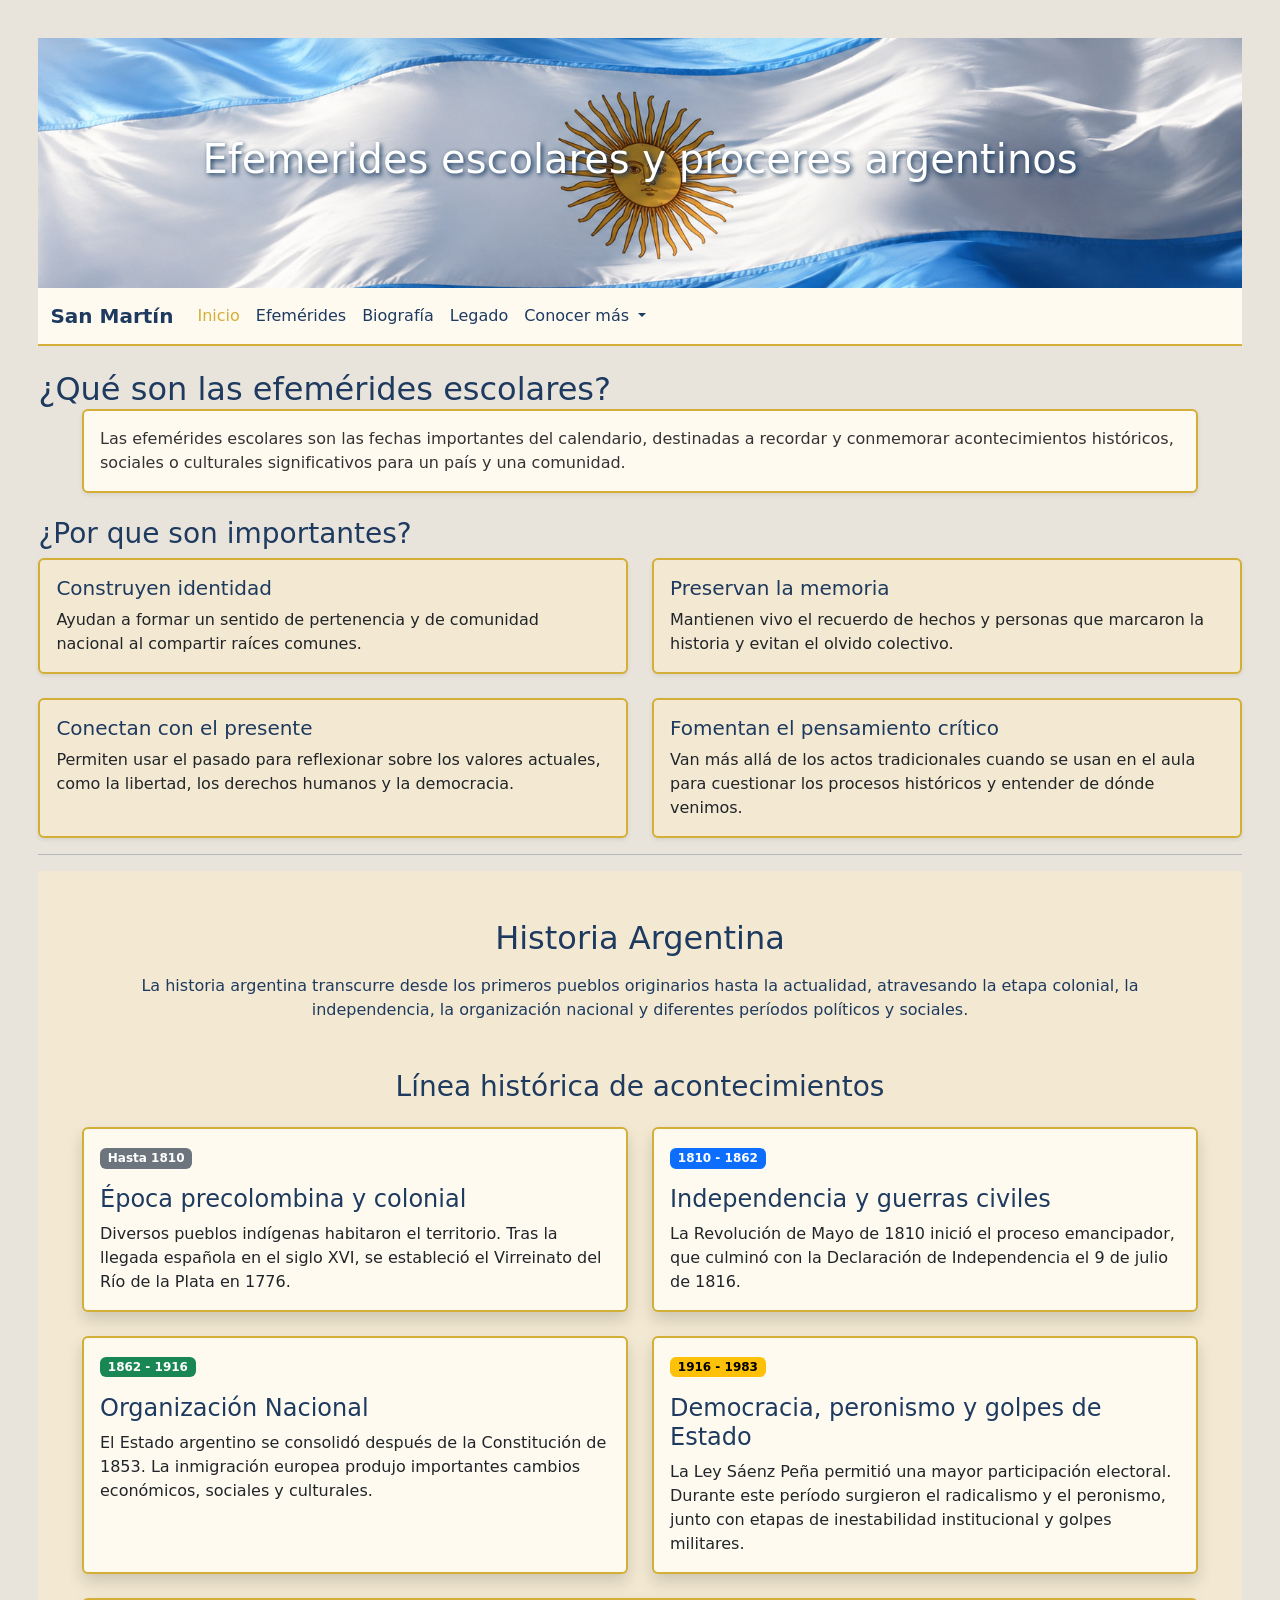
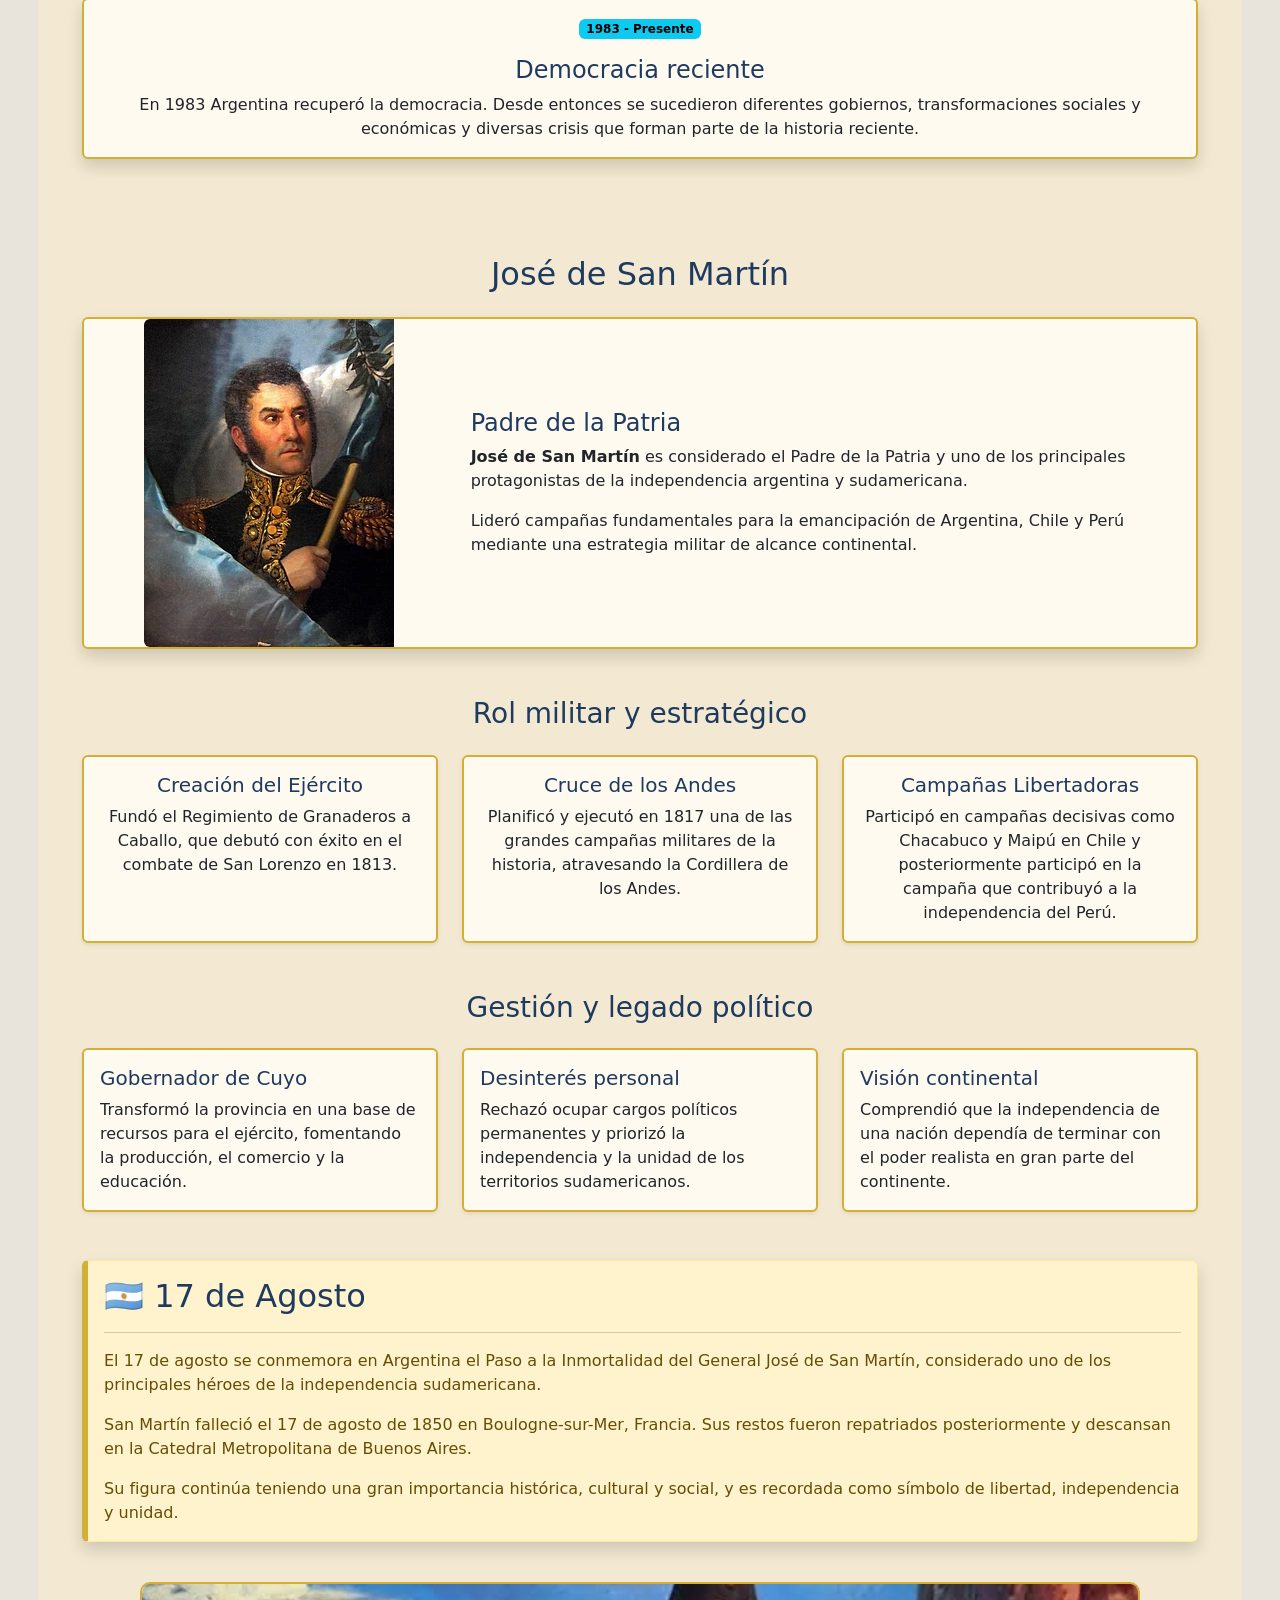
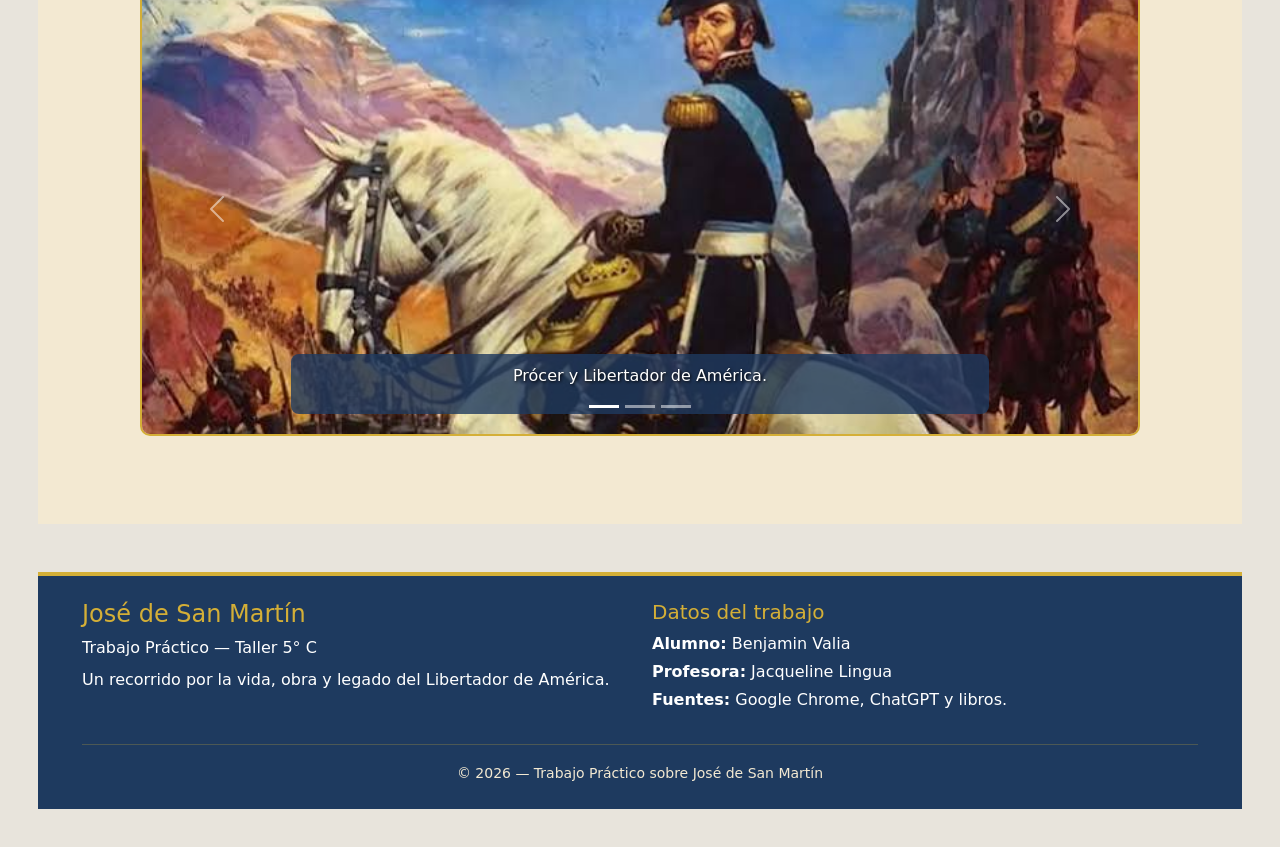
<file: index.html>
<!DOCTYPE html>
<html lang="es">
<head>
        <meta charset="UTF-8">
        <meta name="viewport" content="width=device-width, initial-scale=1.0">
        <title>Inicio</title>
        <link href="https://cdn.jsdelivr.net/npm/bootstrap@5.3.8/dist/css/bootstrap.min.css" rel="stylesheet" integrity="sha384-sRIl4kxILFvY47J16cr9ZwB07vP4J8+LH7qKQnuqkuIAvNWLzeN8tE5YBujZqJLB" crossorigin="anonymous">
        <script src="https://cdn.jsdelivr.net/npm/bootstrap@5.3.8/dist/js/bootstrap.bundle.min.js" integrity="sha384-FKyoEForCGlyvwx9Hj09JcYn3nv7wiPVlz7YYwJrWVcXK/BmnVDxM+D2scQbITxI" crossorigin="anonymous"></script>
        <link rel="stylesheet" href="index.css">
</head>
<body>
        <header class="index">
            <h1 class="titulo1">Efemerides escolares y proceres argentinos</h1>
        </header>
<nav class="navbar navbar-expand-lg">
    <div class="container-fluid">

        <a class="navbar-brand" href="index.html">San Martín</a>

        <button class="navbar-toggler" type="button"
            data-bs-toggle="collapse"
            data-bs-target="#navbarSupportedContent"
            aria-controls="navbarSupportedContent"
            aria-expanded="false"
            aria-label="Abrir navegación">

            <span class="navbar-toggler-icon"></span>

        </button>

        <div class="collapse navbar-collapse" id="navbarSupportedContent">

            <ul class="navbar-nav me-auto mb-2 mb-lg-0">

                <li class="nav-item">
                    <a class="nav-link active" href="index.html">Inicio</a>
                </li>

                <li class="nav-item">
                    <a class="nav-link" href="efemerides.html">Efemérides</a>
                </li>

                <li class="nav-item">
                    <a class="nav-link" href="vida.html">Biografía</a>
                </li>

                <li class="nav-item">
                    <a class="nav-link" href="legado.html">Legado</a>
                </li>

                <li class="nav-item dropdown">

                    <a class="nav-link dropdown-toggle"
                        href="#"
                        role="button"
                        data-bs-toggle="dropdown"
                        aria-expanded="false">

                        Conocer más

                    </a>

                    <ul class="dropdown-menu">

                        <li>
                            <a class="dropdown-item" href="datos.html">
                                Curiosidades
                            </a>
                        </li>

                        <li>
                            <a class="dropdown-item" href="frases.html">
                                Frases célebres
                            </a>
                        </li>

                    </ul>

                </li>

            </ul>

        </div>
    </div>
</nav>

<main>

<section class="efemerides py-4">
    
    <h2 class="card-title">¿Qué son las efemérides escolares?</h2>

    <div class="container">

        <div class="card shadow-sm">
            <div class="card-body">

                <p class="card-text">
                    Las efemérides escolares son las fechas importantes del calendario,
                    destinadas a recordar y conmemorar acontecimientos históricos,
                    sociales o culturales significativos para un país y una comunidad.
                </p>

            </div>
        </div>

    </div>

</section>

<h3>¿Por que son importantes?</h3>

<div class="row g-4">

    <div class="col-md-6">
        <div class="card h-100 shadow-sm">
            <div class="card-body">
                <h5 class="card-title">Construyen identidad</h5>
                <p class="card-text">
                    Ayudan a formar un sentido de pertenencia y de comunidad nacional
                    al compartir raíces comunes.
                </p>
            </div>
        </div>
    </div>

    <div class="col-md-6">
        <div class="card h-100 shadow-sm">
            <div class="card-body">
                <h5 class="card-title">Preservan la memoria</h5>
                <p class="card-text">
                    Mantienen vivo el recuerdo de hechos y personas que marcaron la
                    historia y evitan el olvido colectivo.
                </p>
            </div>
        </div>
    </div>

    <div class="col-md-6">
        <div class="card h-100 shadow-sm">
            <div class="card-body">
                <h5 class="card-title">Conectan con el presente</h5>
                <p class="card-text">
                    Permiten usar el pasado para reflexionar sobre los valores actuales,
                    como la libertad, los derechos humanos y la democracia.
                </p>
            </div>
        </div>
    </div>

    <div class="col-md-6">
        <div class="card h-100 shadow-sm">
            <div class="card-body">
                <h5 class="card-title">Fomentan el pensamiento crítico</h5>
                <p class="card-text">
                    Van más allá de los actos tradicionales cuando se usan en el aula
                    para cuestionar los procesos históricos y entender de dónde venimos.
                </p>
            </div>
        </div>
    </div>

</div>

<hr>

<section class="historia py-5">

    <div class="container">

        <h2 class="text-center mb-3">Historia Argentina</h2>

        <p class="text-center mb-5">
            La historia argentina transcurre desde los primeros pueblos originarios
            hasta la actualidad, atravesando la etapa colonial, la independencia,
            la organización nacional y diferentes períodos políticos y sociales.
        </p>

        <h3 class="text-center mb-4">
            Línea histórica de acontecimientos
        </h3>

        <div class="row g-4">

            <div class="col-md-6">
                <div class="card h-100 shadow">
                    <div class="card-body">
                        <span class="badge text-bg-secondary">Hasta 1810</span>

                        <h4 class="card-title mt-3">
                            Época precolombina y colonial
                        </h4>

                        <p class="card-text">
                            Diversos pueblos indígenas habitaron el territorio.
                            Tras la llegada española en el siglo XVI, se estableció
                            el Virreinato del Río de la Plata en 1776.
                        </p>
                    </div>
                </div>
            </div>

            <div class="col-md-6">
                <div class="card h-100 shadow">
                    <div class="card-body">
                        <span class="badge text-bg-primary">1810 - 1862</span>

                        <h4 class="card-title mt-3">
                            Independencia y guerras civiles
                        </h4>

                        <p class="card-text">
                            La Revolución de Mayo de 1810 inició el proceso
                            emancipador, que culminó con la Declaración de
                            Independencia el 9 de julio de 1816.
                        </p>
                    </div>
                </div>
            </div>

            <div class="col-md-6">
                <div class="card h-100 shadow">
                    <div class="card-body">
                        <span class="badge text-bg-success">1862 - 1916</span>

                        <h4 class="card-title mt-3">
                            Organización Nacional
                        </h4>

                        <p class="card-text">
                            El Estado argentino se consolidó después de la
                            Constitución de 1853. La inmigración europea produjo
                            importantes cambios económicos, sociales y culturales.
                        </p>
                    </div>
                </div>
            </div>

            <div class="col-md-6">
                <div class="card h-100 shadow">
                    <div class="card-body">
                        <span class="badge text-bg-warning">1916 - 1983</span>

                        <h4 class="card-title mt-3">
                            Democracia, peronismo y golpes de Estado
                        </h4>

                        <p class="card-text">
                            La Ley Sáenz Peña permitió una mayor participación
                            electoral. Durante este período surgieron el
                            radicalismo y el peronismo, junto con etapas de
                            inestabilidad institucional y golpes militares.
                        </p>
                    </div>
                </div>
            </div>

            <div class="col-12">
                <div class="card shadow">
                    <div class="card-body text-center">
                        <span class="badge text-bg-info">1983 - Presente</span>

                        <h4 class="card-title mt-3">
                            Democracia reciente
                        </h4>

                        <p class="card-text">
                            En 1983 Argentina recuperó la democracia. Desde
                            entonces se sucedieron diferentes gobiernos,
                            transformaciones sociales y económicas y diversas
                            crisis que forman parte de la historia reciente.
                        </p>
                    </div>
                </div>
            </div>

        </div>

    </div>
</section>
<section class="procer py-5">

    <div class="container">

        <h2 class="text-center mb-4">José de San Martín</h2>

        <div class="card shadow mb-5">
            <div class="row g-0 align-items-center">

                <div class="col-md-4 text-center">
                    <img src="imagenes/san martin.webp"
                         class="img-fluid rounded-start"
                         alt="José de San Martín">
                </div>

                <div class="col-md-8">
                    <div class="card-body">

                        <h4 class="card-title">
                            Padre de la Patria
                        </h4>

                        <p class="card-text">
                            <strong>José de San Martín</strong> es considerado
                            el Padre de la Patria y uno de los principales
                            protagonistas de la independencia argentina y
                            sudamericana.
                        </p>

                        <p class="card-text">
                            Lideró campañas fundamentales para la emancipación
                            de Argentina, Chile y Perú mediante una estrategia
                            militar de alcance continental.
                        </p>

                    </div>
                </div>

            </div>
        </div>
        <h3 class="text-center mb-4">Rol militar y estratégico</h3>

<div class="row g-4 mb-5">

    <div class="col-md-4">
        <div class="card h-100 shadow-sm">
            <div class="card-body text-center">

                <h5 class="card-title">
                    Creación del Ejército
                </h5>

                <p class="card-text">
                    Fundó el Regimiento de Granaderos a Caballo,
                    que debutó con éxito en el combate de San Lorenzo
                    en 1813.
                </p>

            </div>
        </div>
    </div>

    <div class="col-md-4">
        <div class="card h-100 shadow-sm">
            <div class="card-body text-center">

                <h5 class="card-title">
                    Cruce de los Andes
                </h5>

                <p class="card-text">
                    Planificó y ejecutó en 1817 una de las grandes
                    campañas militares de la historia, atravesando
                    la Cordillera de los Andes.
                </p>

            </div>
        </div>
    </div>

    <div class="col-md-4">
        <div class="card h-100 shadow-sm">
            <div class="card-body text-center">

                <h5 class="card-title">
                    Campañas Libertadoras
                </h5>

                <p class="card-text">
                    Participó en campañas decisivas como Chacabuco
                    y Maipú en Chile y posteriormente participó en
                    la campaña que contribuyó a la independencia del Perú.
                </p>

            </div>
        </div>
    </div>

</div>

<h3 class="text-center mb-4">Gestión y legado político</h3>

<div class="row g-4 mb-5">

    <div class="col-md-4">
        <div class="card h-100 shadow-sm">
            <div class="card-body">

                <h5 class="card-title">
                    Gobernador de Cuyo
                </h5>

                <p class="card-text">
                    Transformó la provincia en una base de recursos
                    para el ejército, fomentando la producción,
                    el comercio y la educación.
                </p>

            </div>
        </div>
    </div>

    <div class="col-md-4">
        <div class="card h-100 shadow-sm">
            <div class="card-body">

                <h5 class="card-title">
                    Desinterés personal
                </h5>

                <p class="card-text">
                    Rechazó ocupar cargos políticos permanentes y
                    priorizó la independencia y la unidad de los
                    territorios sudamericanos.
                </p>

            </div>
        </div>
    </div>

    <div class="col-md-4">
        <div class="card h-100 shadow-sm">
            <div class="card-body">

                <h5 class="card-title">
                    Visión continental
                </h5>

                <p class="card-text">
                    Comprendió que la independencia de una nación
                    dependía de terminar con el poder realista
                    en gran parte del continente.
                </p>

            </div>
        </div>
    </div>

</div>

<div class="alert alert-warning shadow" role="alert">

    <h2 class="alert-heading">
        🇦🇷 17 de Agosto
    </h2>

    <hr>

    <p>
        El 17 de agosto se conmemora en Argentina el Paso a la
        Inmortalidad del General José de San Martín, considerado
        uno de los principales héroes de la independencia
        sudamericana.
    </p>

    <p>
        San Martín falleció el 17 de agosto de 1850 en
        Boulogne-sur-Mer, Francia. Sus restos fueron repatriados
        posteriormente y descansan en la Catedral Metropolitana
        de Buenos Aires.
    </p>

    <p class="mb-0">
        Su figura continúa teniendo una gran importancia histórica,
        cultural y social, y es recordada como símbolo de libertad,
        independencia y unidad.
    </p>

</div>
<div id="carouselSanMartin" class="carousel slide carousel-fade" data-bs-ride="carousel">

    <div class="carousel-indicators">

        <button type="button" data-bs-target="#carouselSanMartin" data-bs-slide-to="0"
            class="active" aria-current="true" aria-label="Imagen 1"></button>

        <button type="button" data-bs-target="#carouselSanMartin" data-bs-slide-to="1"
            aria-label="Imagen 2"></button>

        <button type="button" data-bs-target="#carouselSanMartin" data-bs-slide-to="2"
            aria-label="Imagen 3"></button>

    </div>

    <div class="carousel-inner">

        <div class="carousel-item active">
            <img src="imagenes/sanmarto.jpg" class="d-block w-100" alt="José de San Martín">
            <div class="carousel-caption">
                <p>Prócer y Libertador de América.</p>
            </div>
        </div>

        <div class="carousel-item">
            <img src="imagenes/cruce2.jpg" class="d-block w-100" alt="Cruce de los Andes">
            <div class="carousel-caption">
                <p>Una de las grandes hazañas militares de San Martín.</p>
            </div>
        </div>

        <div class="carousel-item">
            <img src="imagenes/legadosanartin.jpg" class="d-block w-100" alt="Monumento a San Martín">
            <div class="carousel-caption">
                <p>Su figura continúa presente en monumentos y homenajes.</p>
            </div>
        </div>

    </div>

    <button class="carousel-control-prev" type="button"
        data-bs-target="#carouselSanMartin" data-bs-slide="prev">

        <span class="carousel-control-prev-icon"></span>
        <span class="visually-hidden">Anterior</span>

    </button>

    <button class="carousel-control-next" type="button"
        data-bs-target="#carouselSanMartin" data-bs-slide="next">

        <span class="carousel-control-next-icon"></span>
        <span class="visually-hidden">Siguiente</span>

    </button>

</div>

</main>

<footer class="footer mt-5">

    <div class="container py-4">

        <div class="row text-center text-md-start">

            <div class="col-md-6 mb-3">
                <h4>José de San Martín</h4>
                <p>
                    Trabajo Práctico — Taller 5° C
                </p>
                <p class="mb-0">
                    Un recorrido por la vida, obra y legado
                    del Libertador de América.
                </p>
            </div>

            <div class="col-md-6 mb-3">
                <h5>Datos del trabajo</h5>
                <p class="mb-1">
                    <strong>Alumno:</strong> Benjamin Valia
                </p>
                <p class="mb-1">
                    <strong>Profesora:</strong> Jacqueline Lingua
                </p>
                <p class="mb-0">
                    <strong>Fuentes:</strong> Google Chrome, ChatGPT y libros.
                </p>
            </div>

        </div>

        <hr>

        <div class="text-center">
            <small>
                © 2026 — Trabajo Práctico sobre José de San Martín
            </small>
        </div>

    </div>

</footer>

</body>
</html>
</file>
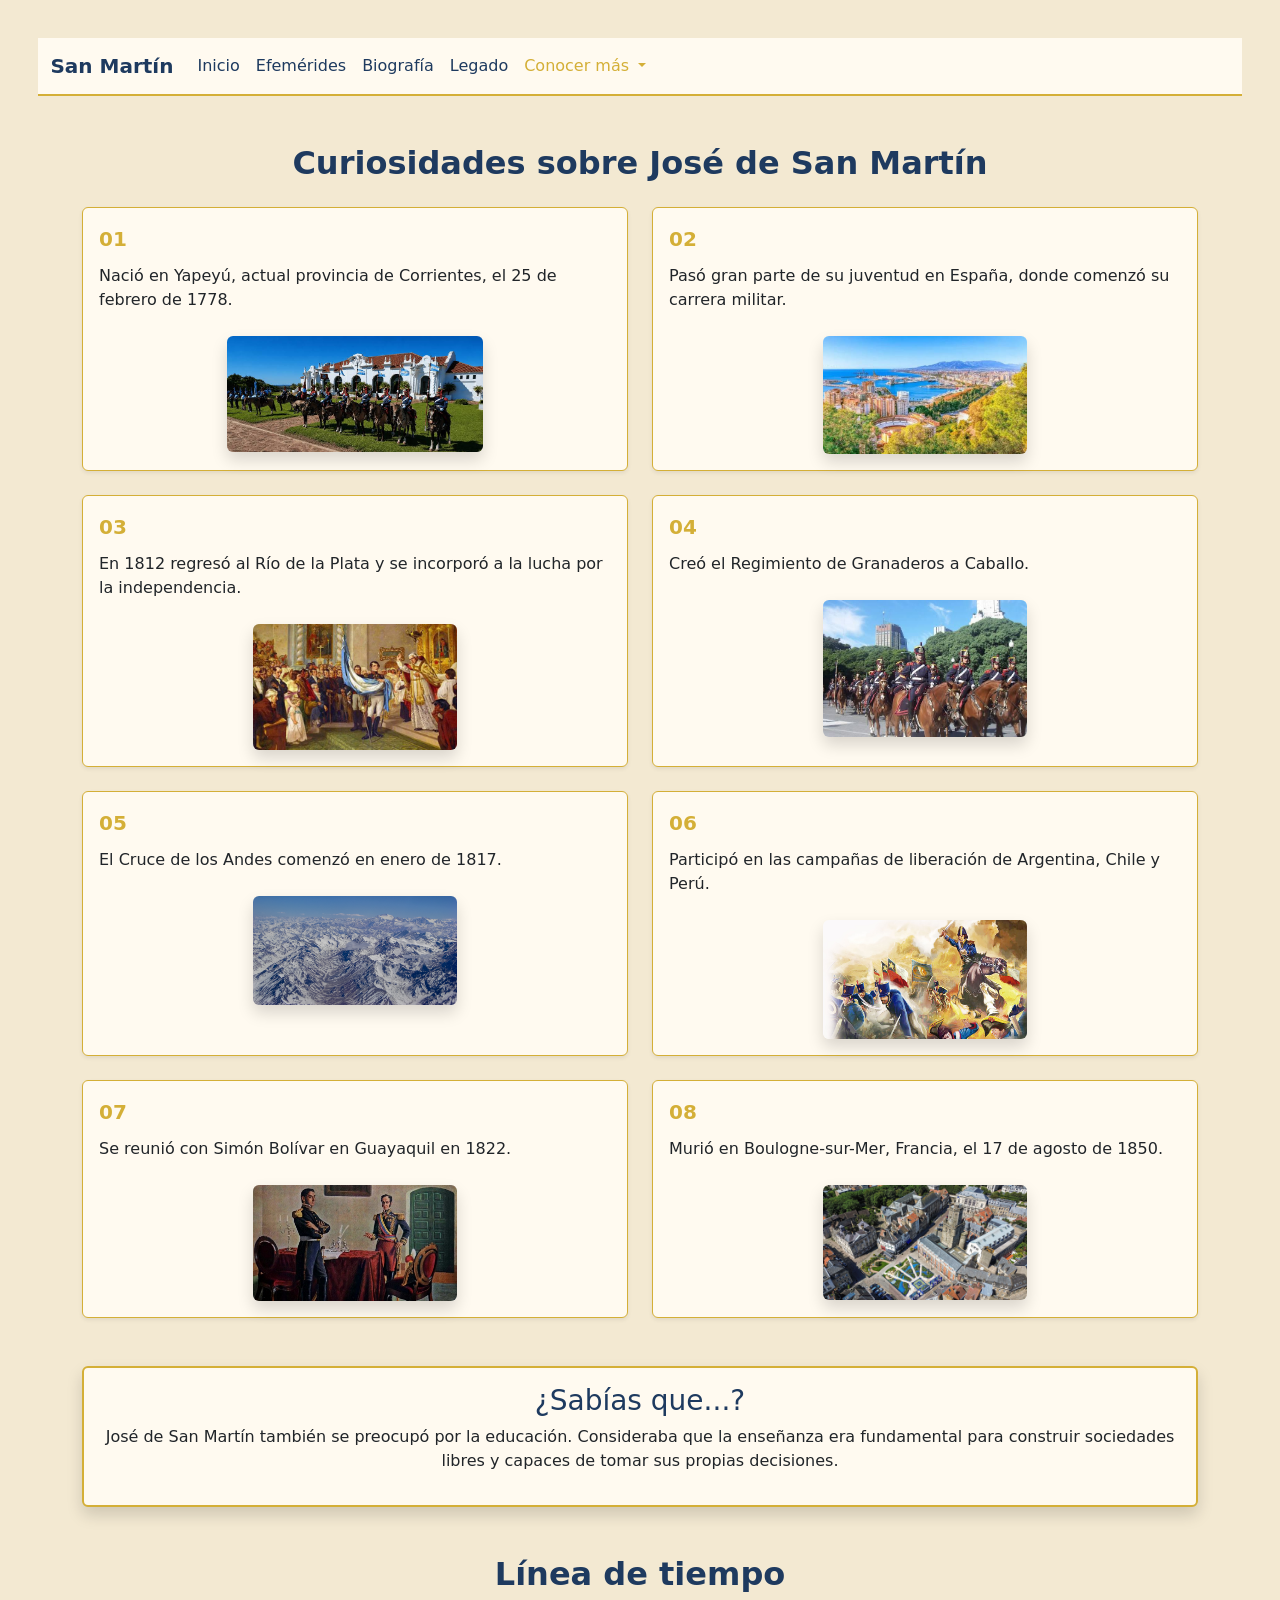
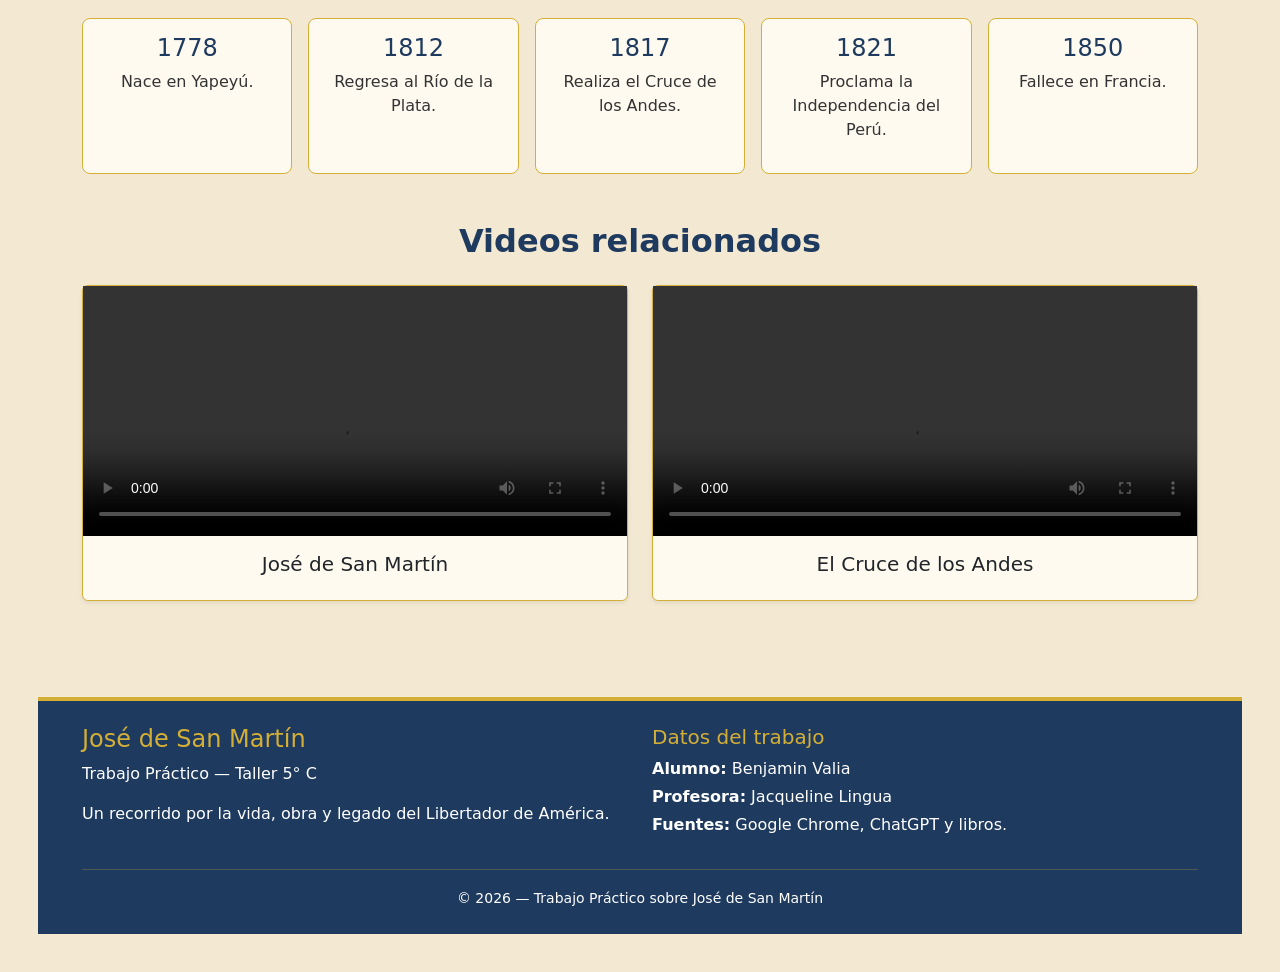
<file: datos.html>
<!DOCTYPE html>
<html lang="en">
<head>
    <meta charset="UTF-8">
    <meta name="viewport" content="width=device-width, initial-scale=1.0">
    <title>Curiosidades</title>
    <link href="https://cdn.jsdelivr.net/npm/bootstrap@5.3.8/dist/css/bootstrap.min.css" rel="stylesheet" integrity="sha384-sRIl4kxILFvY47J16cr9ZwB07vP4J8+LH7qKQnuqkuIAvNWLzeN8tE5YBujZqJLB" crossorigin="anonymous">
    <script src="https://cdn.jsdelivr.net/npm/bootstrap@5.3.8/dist/js/bootstrap.bundle.min.js" integrity="sha384-FKyoEForCGlyvwx9Hj09JcYn3nv7wiPVlz7YYwJrWVcXK/BmnVDxM+D2scQbITxI" crossorigin="anonymous"></script>
    <link rel="stylesheet" href="datos.css">
</head>

<body>

<nav class="navbar navbar-expand-lg">
    <div class="container-fluid">

        <a class="navbar-brand" href="index.html">San Martín</a>

        <button class="navbar-toggler" type="button" data-bs-toggle="collapse" data-bs-target="#navbarSupportedContent" aria-controls="navbarSupportedContent" aria-expanded="false" aria-label="Abrir navegación">
            <span class="navbar-toggler-icon"></span>
        </button>

        <div class="collapse navbar-collapse" id="navbarSupportedContent">

            <ul class="navbar-nav me-auto mb-2 mb-lg-0">

                <li class="nav-item">
                    <a class="nav-link" href="index.html">Inicio</a>
                </li>

                <li class="nav-item">
                    <a class="nav-link" href="efemerides.html">Efemérides</a>
                </li>

                <li class="nav-item">
                    <a class="nav-link" href="vida.html">Biografía</a>
                </li>

                <li class="nav-item">
                    <a class="nav-link" href="legado.html">Legado</a>
                </li>

                <li class="nav-item dropdown">

                    <a class="nav-link dropdown-toggle active" href="#" role="button" data-bs-toggle="dropdown" aria-expanded="false">
                        Conocer más
                    </a>

                    <ul class="dropdown-menu">

                        <li>
                            <a class="dropdown-item" href="datos.html">Curiosidades</a>
                        </li>

                        <li>
                            <a class="dropdown-item" href="frases.html">Frases célebres</a>
                        </li>

                    </ul>

                </li>

            </ul>

        </div>
    </div>
</nav>


<main class="container py-5">

    <section class="curiosidades">

        <h2 class="text-center mb-4">Curiosidades sobre José de San Martín</h2>

        <div class="row g-4">

            <div class="col-md-6">
                <div class="card h-100 shadow-sm">
                    <div class="card-body">
                        <span class="numero">01</span>
                        <p class="card-text">
                            Nació en Yapeyú, actual provincia de Corrientes, el 25 de febrero de 1778.
                        </p>
                        <div class="text-center mt-4">
                            <img src="imagenes/yapeyu.jpg" class="mg-fluid rounded shadow" alt="yapeyu" width="50%">
                        </div>
                    </div>
                </div>
            </div>

            <div class="col-md-6">
                <div class="card h-100 shadow-sm">
                    <div class="card-body">
                        <span class="numero">02</span>
                        <p class="card-text">
                            Pasó gran parte de su juventud en España, donde comenzó su carrera militar.
                        </p>
                        <div class="text-center mt-4">
                            <img src="imagenes/malaga.jpg" class="mg-fluid rounded shadow" alt="yapeyu" width="40%">
                        </div>
                    </div>
                </div>
            </div>

            <div class="col-md-6">
                <div class="card h-100 shadow-sm">
                    <div class="card-body">
                        <span class="numero">03</span>
                        <p class="card-text">
                            En 1812 regresó al Río de la Plata y se incorporó a la lucha por la independencia.
                        </p>
                        <div class="text-center mt-4">
                            <img src="imagenes/independencia.jpg" class="mg-fluid rounded shadow" alt="yapeyu" width="40%">
                        </div>
                    </div>
                </div>
            </div>

            <div class="col-md-6">
                <div class="card h-100 shadow-sm">
                    <div class="card-body">
                        <span class="numero">04</span>
                        <p class="card-text">
                            Creó el Regimiento de Granaderos a Caballo.
                        </p>
                        <div class="text-center mt-4">
                            <img src="imagenes/granaderos.jpg" class="mg-fluid rounded shadow" alt="yapeyu" width="40%">
                        </div>
                    </div>
                </div>
            </div>

            <div class="col-md-6">
                <div class="card h-100 shadow-sm">
                    <div class="card-body">
                        <span class="numero">05</span>
                        <p class="card-text">
                            El Cruce de los Andes comenzó en enero de 1817.
                        </p>
                        <div class="text-center mt-4">
                            <img src="imagenes/andes3.jpg" class="mg-fluid rounded shadow" alt="yapeyu" width="40%">
                        </div>
                    </div>
                </div>
            </div>

            <div class="col-md-6">
                <div class="card h-100 shadow-sm">
                    <div class="card-body">
                        <span class="numero">06</span>
                        <p class="card-text">
                            Participó en las campañas de liberación de Argentina, Chile y Perú.
                        </p>
                        <div class="text-center mt-4">
                            <img src="imagenes/chile.jpg" class="mg-fluid rounded shadow" alt="yapeyu" width="40%">
                        </div>
                    </div>
                </div>
            </div>

            <div class="col-md-6">
                <div class="card h-100 shadow-sm">
                    <div class="card-body">
                        <span class="numero">07</span>
                        <p class="card-text">
                            Se reunió con Simón Bolívar en Guayaquil en 1822.
                        </p>
                        <div class="text-center mt-4">
                            <img src="imagenes/bolivar.jpg" class="mg-fluid rounded shadow" alt="yapeyu" width="40%">
                        </div>
                    </div>
                </div>
            </div>

            <div class="col-md-6">
                <div class="card h-100 shadow-sm">
                    <div class="card-body">
                        <span class="numero">08</span>
                        <p class="card-text">
                            Murió en Boulogne-sur-Mer, Francia, el 17 de agosto de 1850.
                        </p>
                        <div class="text-center mt-4">
                            <img src="imagenes/boulogne.webp" class="mg-fluid rounded shadow" alt="yapeyu" width="40%">
                        </div>
                    </div>
                </div>
            </div>

        </div>

    </section>


    <section class="mt-5">

        <div class="card curiosidad-especial shadow">

            <div class="card-body text-center">

                <h3>¿Sabías que...?</h3>

                <p>
                    José de San Martín también se preocupó por la educación.
                    Consideraba que la enseñanza era fundamental para construir
                    sociedades libres y capaces de tomar sus propias decisiones.
                </p>

            </div>

        </div>

    </section>


    <section class="mt-5">

        <h2 class="text-center mb-4">Línea de tiempo</h2>

        <div class="row g-3">

            <div class="col-md">
                <div class="timeline-card">
                    <h4>1778</h4>
                    <p>Nace en Yapeyú.</p>
                </div>
            </div>

            <div class="col-md">
                <div class="timeline-card">
                    <h4>1812</h4>
                    <p>Regresa al Río de la Plata.</p>
                </div>
            </div>

            <div class="col-md">
                <div class="timeline-card">
                    <h4>1817</h4>
                    <p>Realiza el Cruce de los Andes.</p>
                </div>
            </div>

            <div class="col-md">
                <div class="timeline-card">
                    <h4>1821</h4>
                    <p>Proclama la Independencia del Perú.</p>
                </div>
            </div>

            <div class="col-md">
                <div class="timeline-card">
                    <h4>1850</h4>
                    <p>Fallece en Francia.</p>
                </div>
            </div>

        </div>

    </section>


<section class="mt-5">

    <h2 class="text-center mb-4">Videos relacionados</h2>

    <div class="row g-4">

        <div class="col-md-6">
            <div class="card shadow-sm">

                <video class="video" controls>
                    <source src="videos/jose.mp4" type="video/mp4">
                </video>

                <div class="card-body text-center">
                    <h5>José de San Martín</h5>
                </div>

            </div>
        </div>

        <div class="col-md-6">
            <div class="card shadow-sm">

                <video class="video" controls>
                    <source src="videos/cruce.mp4" type="video/mp4">
                </video>

                <div class="card-body text-center">
                    <h5>El Cruce de los Andes</h5>
                </div>

            </div>
        </div>

    </div>

</section>

</main>


<footer class="footer mt-5">

    <div class="container py-4">

        <div class="row text-center text-md-start">

            <div class="col-md-6 mb-3">

                <h4>José de San Martín</h4>

                <p>
                    Trabajo Práctico — Taller 5° C
                </p>

                <p class="mb-0">
                    Un recorrido por la vida, obra y legado
                    del Libertador de América.
                </p>

            </div>

            <div class="col-md-6 mb-3">

                <h5>Datos del trabajo</h5>

                <p class="mb-1">
                    <strong>Alumno:</strong> Benjamin Valia
                </p>

                <p class="mb-1">
                    <strong>Profesora:</strong> Jacqueline Lingua
                </p>

                <p class="mb-0">
                    <strong>Fuentes:</strong> Google Chrome, ChatGPT y libros.
                </p>

            </div>

        </div>

        <hr>

        <div class="text-center">

            <small>
                © 2026 — Trabajo Práctico sobre José de San Martín
            </small>

        </div>

    </div>

</footer>

</body>
</html>
</file>
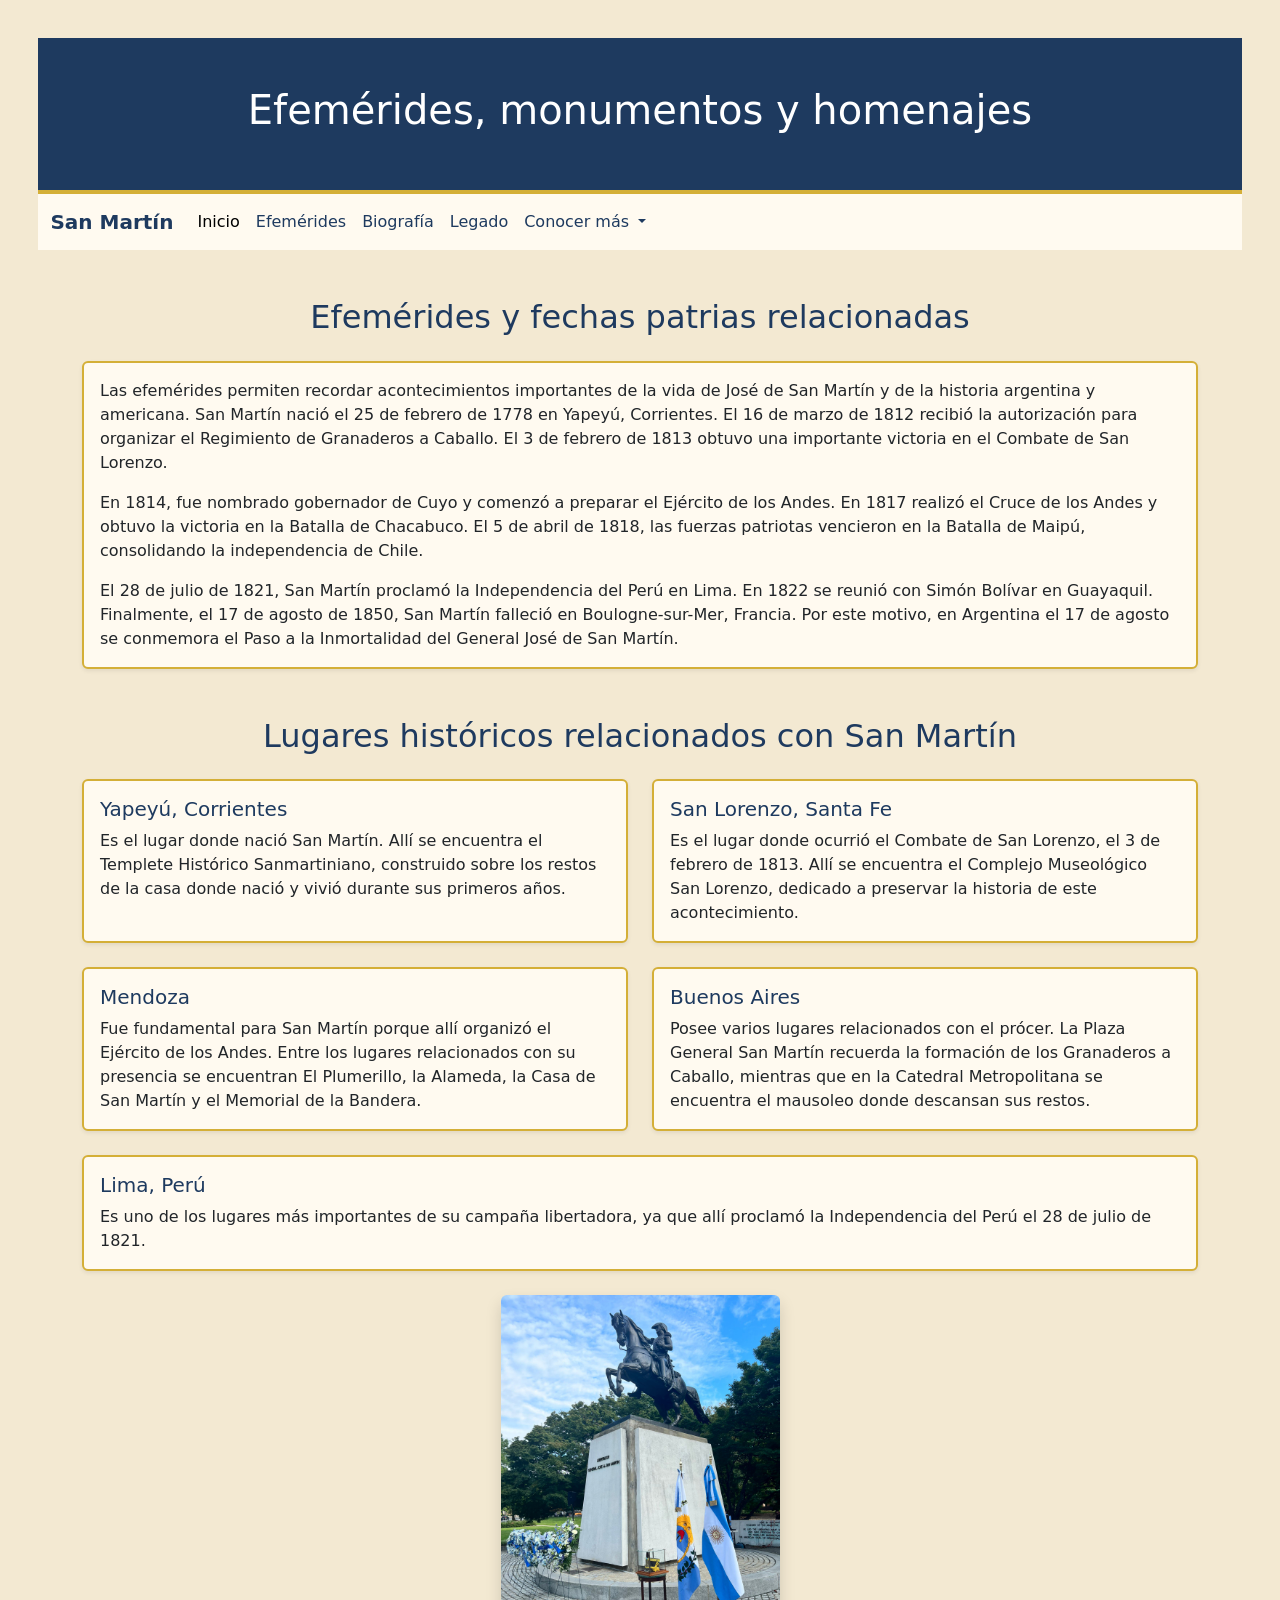
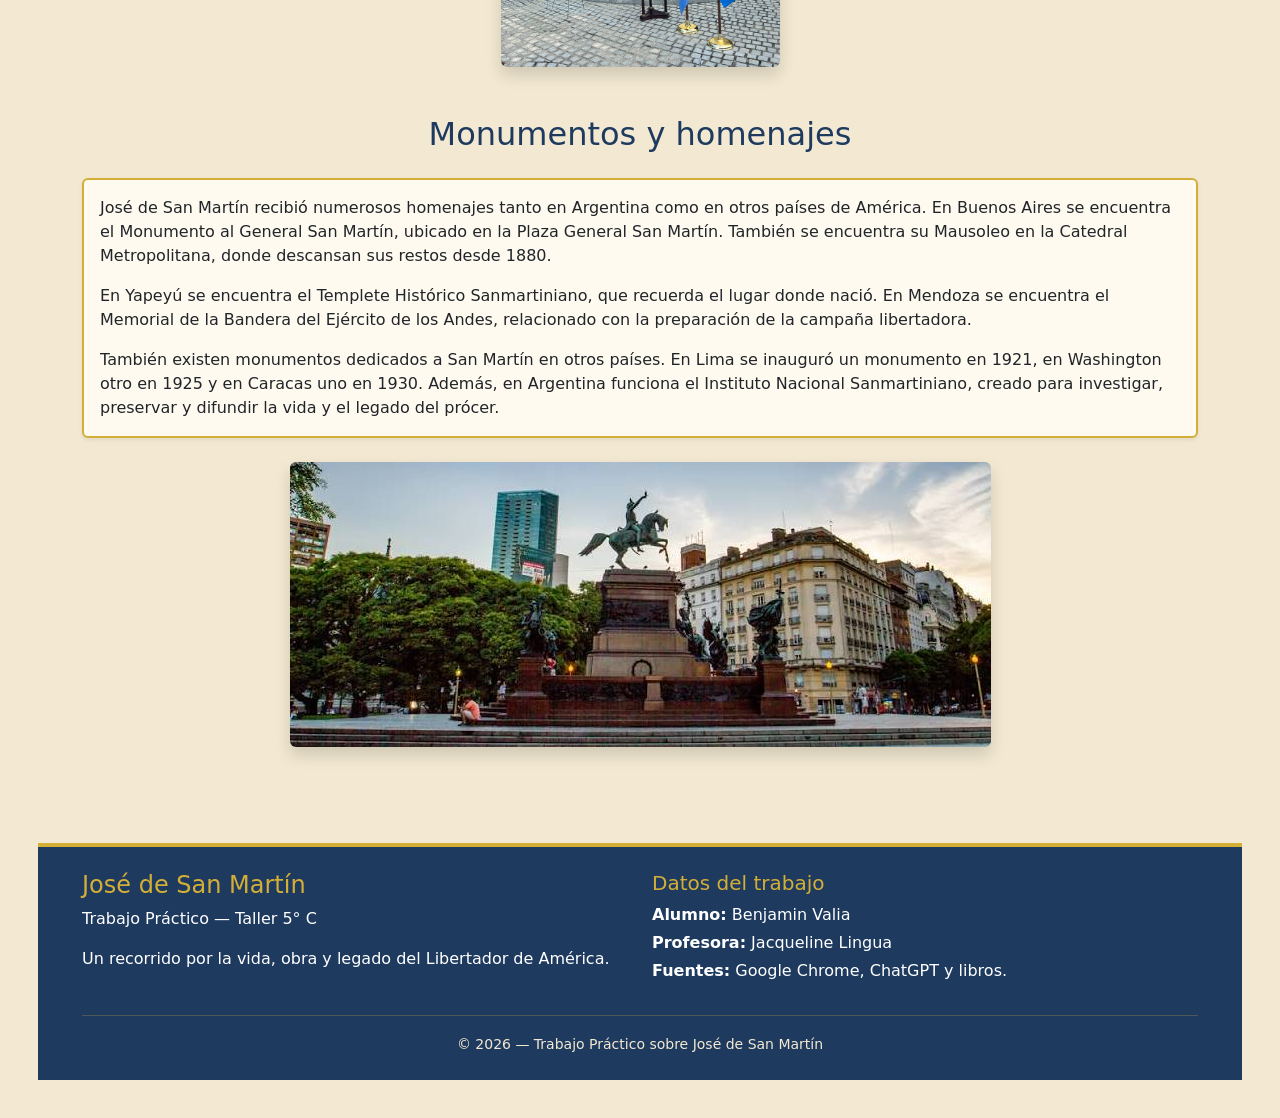
<file: efemerides.html>
<!DOCTYPE html>
<html lang="en">
<head>
    <meta charset="UTF-8">
    <meta name="viewport" content="width=device-width, initial-scale=1.0">
    <title>Efemérides</title>
    <link href="https://cdn.jsdelivr.net/npm/bootstrap@5.3.8/dist/css/bootstrap.min.css" rel="stylesheet" integrity="sha384-sRIl4kxILFvY47J16cr9ZwB07vP4J8+LH7qKQnuqkuIAvNWLzeN8tE5YBujZqJLB" crossorigin="anonymous">
    <script src="https://cdn.jsdelivr.net/npm/bootstrap@5.3.8/dist/js/bootstrap.bundle.min.js" integrity="sha384-FKyoEForCGlyvwx9Hj09JcYn3nv7wiPVlz7YYwJrWVcXK/BmnVDxM+D2scQbITxI" crossorigin="anonymous"></script>
    <link rel="stylesheet"  href="efemerides.css">
</head>

<body>

    <header class="py-5 text-center">
        <h1>Efemérides, monumentos y homenajes</h1>
    </header>

<nav class="navbar navbar-expand-lg">
    <div class="container-fluid">

        <a class="navbar-brand" href="index.html">San Martín</a>

        <button class="navbar-toggler" type="button"
            data-bs-toggle="collapse"
            data-bs-target="#navbarSupportedContent"
            aria-controls="navbarSupportedContent"
            aria-expanded="false"
            aria-label="Abrir navegación">

            <span class="navbar-toggler-icon"></span>

        </button>

        <div class="collapse navbar-collapse" id="navbarSupportedContent">

            <ul class="navbar-nav me-auto mb-2 mb-lg-0">

                <li class="nav-item">
                    <a class="nav-link active" href="index.html">Inicio</a>
                </li>

                <li class="nav-item">
                    <a class="nav-link" href="efemerides.html">Efemérides</a>
                </li>

                <li class="nav-item">
                    <a class="nav-link" href="vida.html">Biografía</a>
                </li>

                <li class="nav-item">
                    <a class="nav-link" href="legado.html">Legado</a>
                </li>

                <li class="nav-item dropdown">

                    <a class="nav-link dropdown-toggle"
                        href="#"
                        role="button"
                        data-bs-toggle="dropdown"
                        aria-expanded="false">

                        Conocer más

                    </a>

                    <ul class="dropdown-menu">

                        <li>
                            <a class="dropdown-item" href="datos.html">
                                Curiosidades
                            </a>
                        </li>

                        <li>
                            <a class="dropdown-item" href="frases.html">
                                Frases célebres
                            </a>
                        </li>

                    </ul>

                </li>

            </ul>

        </div>
    </div>
</nav>

    <main class="container py-5">

        <section>

            <h2 class="text-center mb-4">Efemérides y fechas patrias relacionadas</h2>

            <div class="card shadow-sm mb-5">
                <div class="card-body">

                    <p>
                        Las efemérides permiten recordar acontecimientos importantes de la vida de José de San Martín y de la historia argentina y americana. San Martín nació el 25 de febrero de 1778 en Yapeyú, Corrientes. El 16 de marzo de 1812 recibió la autorización para organizar el Regimiento de Granaderos a Caballo. El 3 de febrero de 1813 obtuvo una importante victoria en el Combate de San Lorenzo.
                    </p>

                    <p>
                        En 1814, fue nombrado gobernador de Cuyo y comenzó a preparar el Ejército de los Andes. En 1817 realizó el Cruce de los Andes y obtuvo la victoria en la Batalla de Chacabuco. El 5 de abril de 1818, las fuerzas patriotas vencieron en la Batalla de Maipú, consolidando la independencia de Chile.
                    </p>

                    <p class="mb-0">
                        El 28 de julio de 1821, San Martín proclamó la Independencia del Perú en Lima. En 1822 se reunió con Simón Bolívar en Guayaquil. Finalmente, el 17 de agosto de 1850, San Martín falleció en Boulogne-sur-Mer, Francia. Por este motivo, en Argentina el 17 de agosto se conmemora el Paso a la Inmortalidad del General José de San Martín.
                    </p>

                </div>
            </div>

        </section>


        <section>

            <h2 class="text-center mb-4">Lugares históricos relacionados con San Martín</h2>

            <div class="row g-4">

                <div class="col-md-6">
                    <div class="card h-100 shadow-sm">
                        <div class="card-body">

                            <h5 class="card-title">Yapeyú, Corrientes</h5>

                            <p class="card-text">
                                Es el lugar donde nació San Martín. Allí se encuentra el Templete Histórico Sanmartiniano, construido sobre los restos de la casa donde nació y vivió durante sus primeros años.
                            </p>

                        </div>
                    </div>
                </div>


                <div class="col-md-6">
                    <div class="card h-100 shadow-sm">
                        <div class="card-body">

                            <h5 class="card-title">San Lorenzo, Santa Fe</h5>

                            <p class="card-text">
                                Es el lugar donde ocurrió el Combate de San Lorenzo, el 3 de febrero de 1813. Allí se encuentra el Complejo Museológico San Lorenzo, dedicado a preservar la historia de este acontecimiento.
                            </p>

                        </div>
                    </div>
                </div>


                <div class="col-md-6">
                    <div class="card h-100 shadow-sm">
                        <div class="card-body">

                            <h5 class="card-title">Mendoza</h5>

                            <p class="card-text">
                                Fue fundamental para San Martín porque allí organizó el Ejército de los Andes. Entre los lugares relacionados con su presencia se encuentran El Plumerillo, la Alameda, la Casa de San Martín y el Memorial de la Bandera.
                            </p>

                        </div>
                    </div>
                </div>


                <div class="col-md-6">
                    <div class="card h-100 shadow-sm">
                        <div class="card-body">

                            <h5 class="card-title">Buenos Aires</h5>

                            <p class="card-text">
                                Posee varios lugares relacionados con el prócer. La Plaza General San Martín recuerda la formación de los Granaderos a Caballo, mientras que en la Catedral Metropolitana se encuentra el mausoleo donde descansan sus restos.
                            </p>

                        </div>
                    </div>
                </div>


                <div class="col-12">
                    <div class="card shadow-sm">
                        <div class="card-body">

                            <h5 class="card-title">Lima, Perú</h5>

                            <p class="card-text">
                                Es uno de los lugares más importantes de su campaña libertadora, ya que allí proclamó la Independencia del Perú el 28 de julio de 1821.
                            </p>

                        </div>
                    </div>
                </div>

            </div>

                <div class="text-center mt-4">

                    <img src="imagenes/foto001.jpg" class="img-fluid rounded shadow" alt="Homenaje" width="25%">

                </div>   

        </section>


        <section class="mt-5">

            <h2 class="text-center mb-4">Monumentos y homenajes</h2>

            <div class="card shadow-sm">

                <div class="card-body">

                    <p>
                        José de San Martín recibió numerosos homenajes tanto en Argentina como en otros países de América. En Buenos Aires se encuentra el Monumento al General San Martín, ubicado en la Plaza General San Martín. También se encuentra su Mausoleo en la Catedral Metropolitana, donde descansan sus restos desde 1880.
                    </p>

                    <p>
                        En Yapeyú se encuentra el Templete Histórico Sanmartiniano, que recuerda el lugar donde nació. En Mendoza se encuentra el Memorial de la Bandera del Ejército de los Andes, relacionado con la preparación de la campaña libertadora.
                    </p>

                    <p class="mb-0">
                        También existen monumentos dedicados a San Martín en otros países. En Lima se inauguró un monumento en 1921, en Washington otro en 1925 y en Caracas uno en 1930. Además, en Argentina funciona el Instituto Nacional Sanmartiniano, creado para investigar, preservar y difundir la vida y el legado del prócer.
                    </p>

                </div>

            </div>

            <div class="text-center mt-4">
                <img src="imagenes/images.jpg" class="img-fluid rounded shadow" alt="Monumento">
            </div>

        </section>

    </main>


    <footer class="footer mt-5">

        <div class="container py-4">

            <div class="row text-center text-md-start">

                <div class="col-md-6 mb-3">

                    <h4>José de San Martín</h4>

                    <p>
                        Trabajo Práctico — Taller 5° C
                    </p>

                    <p class="mb-0">
                        Un recorrido por la vida, obra y legado
                        del Libertador de América.
                    </p>

                </div>

                <div class="col-md-6 mb-3">

                    <h5>Datos del trabajo</h5>

                    <p class="mb-1">
                        <strong>Alumno:</strong> Benjamin Valia
                    </p>

                    <p class="mb-1">
                        <strong>Profesora:</strong> Jacqueline Lingua
                    </p>

                    <p class="mb-0">
                        <strong>Fuentes:</strong> Google Chrome, ChatGPT y libros.
                    </p>

                </div>

            </div>

            <hr>

            <div class="text-center">

                <small>
                    © 2026 — Trabajo Práctico sobre José de San Martín
                </small>

            </div>

        </div>

    </footer>

</body>
</html>
</file>
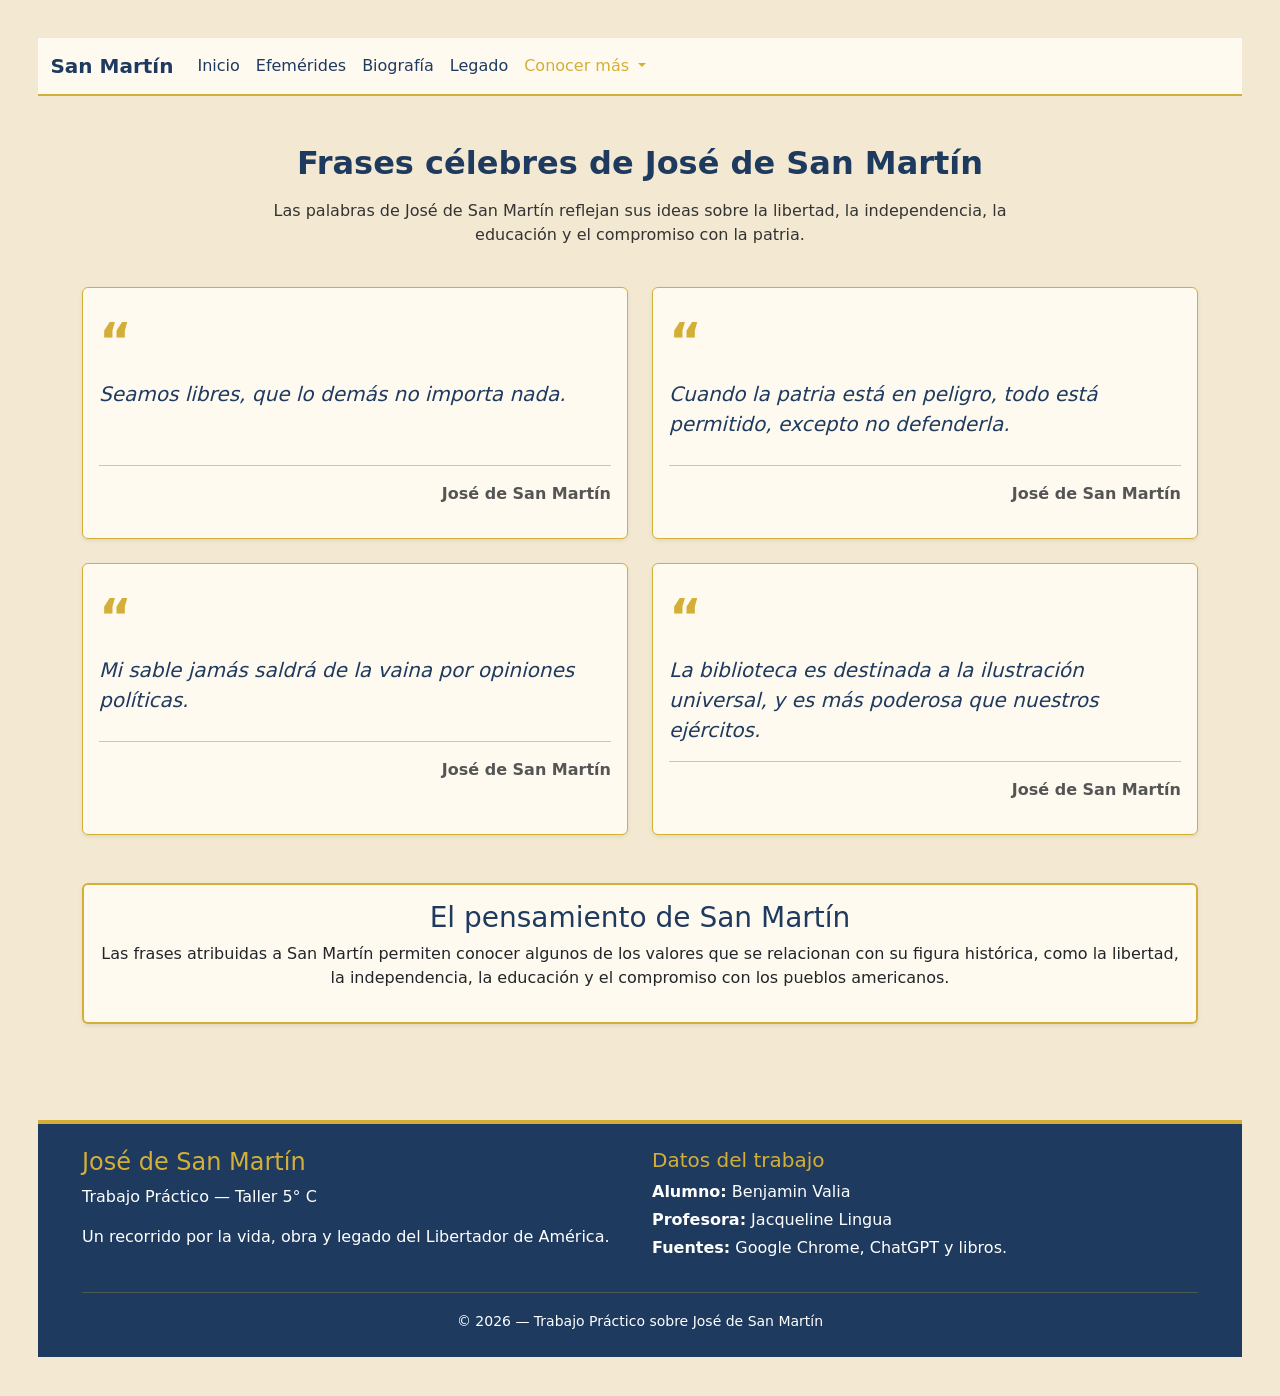
<file: frases.html>
<!DOCTYPE html>
<html lang="en">
<head>
    <meta charset="UTF-8">
    <meta name="viewport" content="width=device-width, initial-scale=1.0">
    <title>Frases celebres</title>
    <link href="https://cdn.jsdelivr.net/npm/bootstrap@5.3.8/dist/css/bootstrap.min.css" rel="stylesheet" integrity="sha384-sRIl4kxILFvY47J16cr9ZwB07vP4J8+LH7qKQnuqkuIAvNWLzeN8tE5YBujZqJLB" crossorigin="anonymous">
    <script src="https://cdn.jsdelivr.net/npm/bootstrap@5.3.8/dist/js/bootstrap.bundle.min.js" integrity="sha384-FKyoEForCGlyvwx9Hj09JcYn3nv7wiPVlz7YYwJrWVcXK/BmnVDxM+D2scQbITxI" crossorigin="anonymous"></script>
    <link rel="stylesheet" href="frases.css">
</head>

<body>

<nav class="navbar navbar-expand-lg">

    <div class="container-fluid">

        <a class="navbar-brand" href="index.html">San Martín</a>

        <button class="navbar-toggler" type="button" data-bs-toggle="collapse" data-bs-target="#navbarSupportedContent" aria-controls="navbarSupportedContent" aria-expanded="false" aria-label="Abrir navegación">
            <span class="navbar-toggler-icon"></span>
        </button>

        <div class="collapse navbar-collapse" id="navbarSupportedContent">

            <ul class="navbar-nav me-auto mb-2 mb-lg-0">

                <li class="nav-item">
                    <a class="nav-link" href="index.html">Inicio</a>
                </li>

                <li class="nav-item">
                    <a class="nav-link" href="efemerides.html">Efemérides</a>
                </li>

                <li class="nav-item">
                    <a class="nav-link" href="vida.html">Biografía</a>
                </li>

                <li class="nav-item">
                    <a class="nav-link" href="legado.html">Legado</a>
                </li>

                <li class="nav-item dropdown">

                    <a class="nav-link dropdown-toggle active" href="#" role="button" data-bs-toggle="dropdown" aria-expanded="false">
                        Conocer más
                    </a>

                    <ul class="dropdown-menu">

                        <li>
                            <a class="dropdown-item" href="datos.html">Curiosidades</a>
                        </li>

                        <li>
                            <a class="dropdown-item" href="frases.html">Frases célebres</a>
                        </li>

                    </ul>

                </li>

            </ul>

        </div>
    </div>

</nav>


<main class="container py-5">

    <section class="frases">

        <h2 class="text-center mb-3">Frases célebres de José de San Martín</h2>

        <p class="text-center introduccion">
            Las palabras de José de San Martín reflejan sus ideas sobre la
            libertad, la independencia, la educación y el compromiso con la patria.
        </p>

        <div class="row g-4 mt-3">

            <div class="col-md-6">

                <div class="card frase-card h-100 shadow-sm">

                    <div class="card-body">

                        <span class="comillas">“</span>

                        <p class="frase">
                            Seamos libres, que lo demás no importa nada.
                        </p>

                        <hr>

                        <p class="autor">
                            José de San Martín
                        </p>

                    </div>

                </div>

            </div>


            <div class="col-md-6">

                <div class="card frase-card h-100 shadow-sm">

                    <div class="card-body">

                        <span class="comillas">“</span>

                        <p class="frase">
                            Cuando la patria está en peligro, todo está permitido, excepto no defenderla.
                        </p>

                        <hr>

                        <p class="autor">
                            José de San Martín
                        </p>

                    </div>

                </div>

            </div>


            <div class="col-md-6">

                <div class="card frase-card h-100 shadow-sm">

                    <div class="card-body">

                        <span class="comillas">“</span>

                        <p class="frase">
                            Mi sable jamás saldrá de la vaina por opiniones políticas.
                        </p>

                        <hr>

                        <p class="autor">
                            José de San Martín
                        </p>

                    </div>

                </div>

            </div>


            <div class="col-md-6">

                <div class="card frase-card h-100 shadow-sm">

                    <div class="card-body">

                        <span class="comillas">“</span>

                        <p class="frase">
                            La biblioteca es destinada a la ilustración universal, y es más poderosa que nuestros ejércitos.
                        </p>

                        <hr>

                        <p class="autor">
                            José de San Martín
                        </p>

                    </div>

                </div>

            </div>

        </div>

    </section>


    <section class="mt-5">

        <div class="card reflexion shadow-sm">

            <div class="card-body text-center">

                <h3>El pensamiento de San Martín</h3>

                <p>
                    Las frases atribuidas a San Martín permiten conocer algunos
                    de los valores que se relacionan con su figura histórica,
                    como la libertad, la independencia, la educación y el
                    compromiso con los pueblos americanos.
                </p>

            </div>

        </div>

    </section>

</main>


<footer class="footer mt-5">

    <div class="container py-4">

        <div class="row text-center text-md-start">

            <div class="col-md-6 mb-3">

                <h4>José de San Martín</h4>

                <p>
                    Trabajo Práctico — Taller 5° C
                </p>

                <p class="mb-0">
                    Un recorrido por la vida, obra y legado
                    del Libertador de América.
                </p>

            </div>

            <div class="col-md-6 mb-3">

                <h5>Datos del trabajo</h5>

                <p class="mb-1">
                    <strong>Alumno:</strong> Benjamin Valia
                </p>

                <p class="mb-1">
                    <strong>Profesora:</strong> Jacqueline Lingua
                </p>

                <p class="mb-0">
                    <strong>Fuentes:</strong> Google Chrome, ChatGPT y libros.
                </p>

            </div>

        </div>

        <hr>

        <div class="text-center">

            <small>
                © 2026 — Trabajo Práctico sobre José de San Martín
            </small>

        </div>

    </div>

</footer>

</body>
</html>
</file>
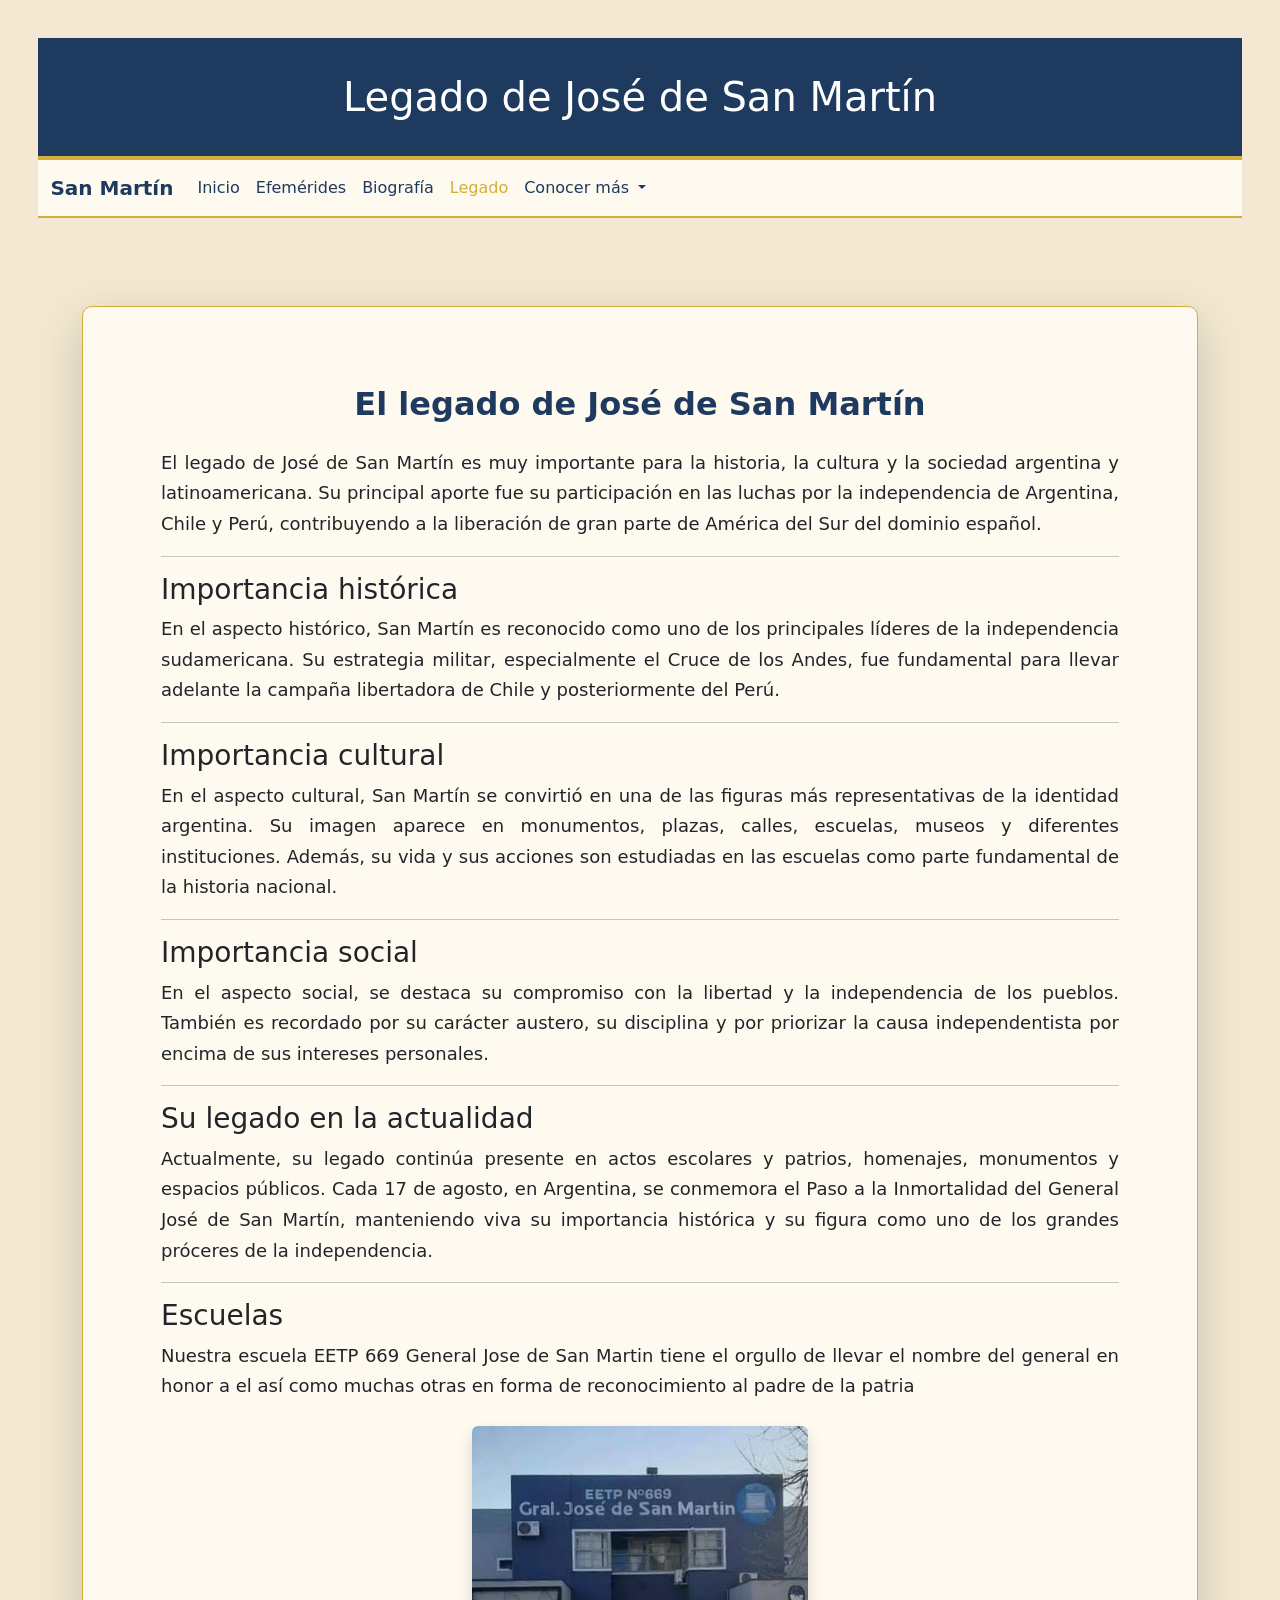
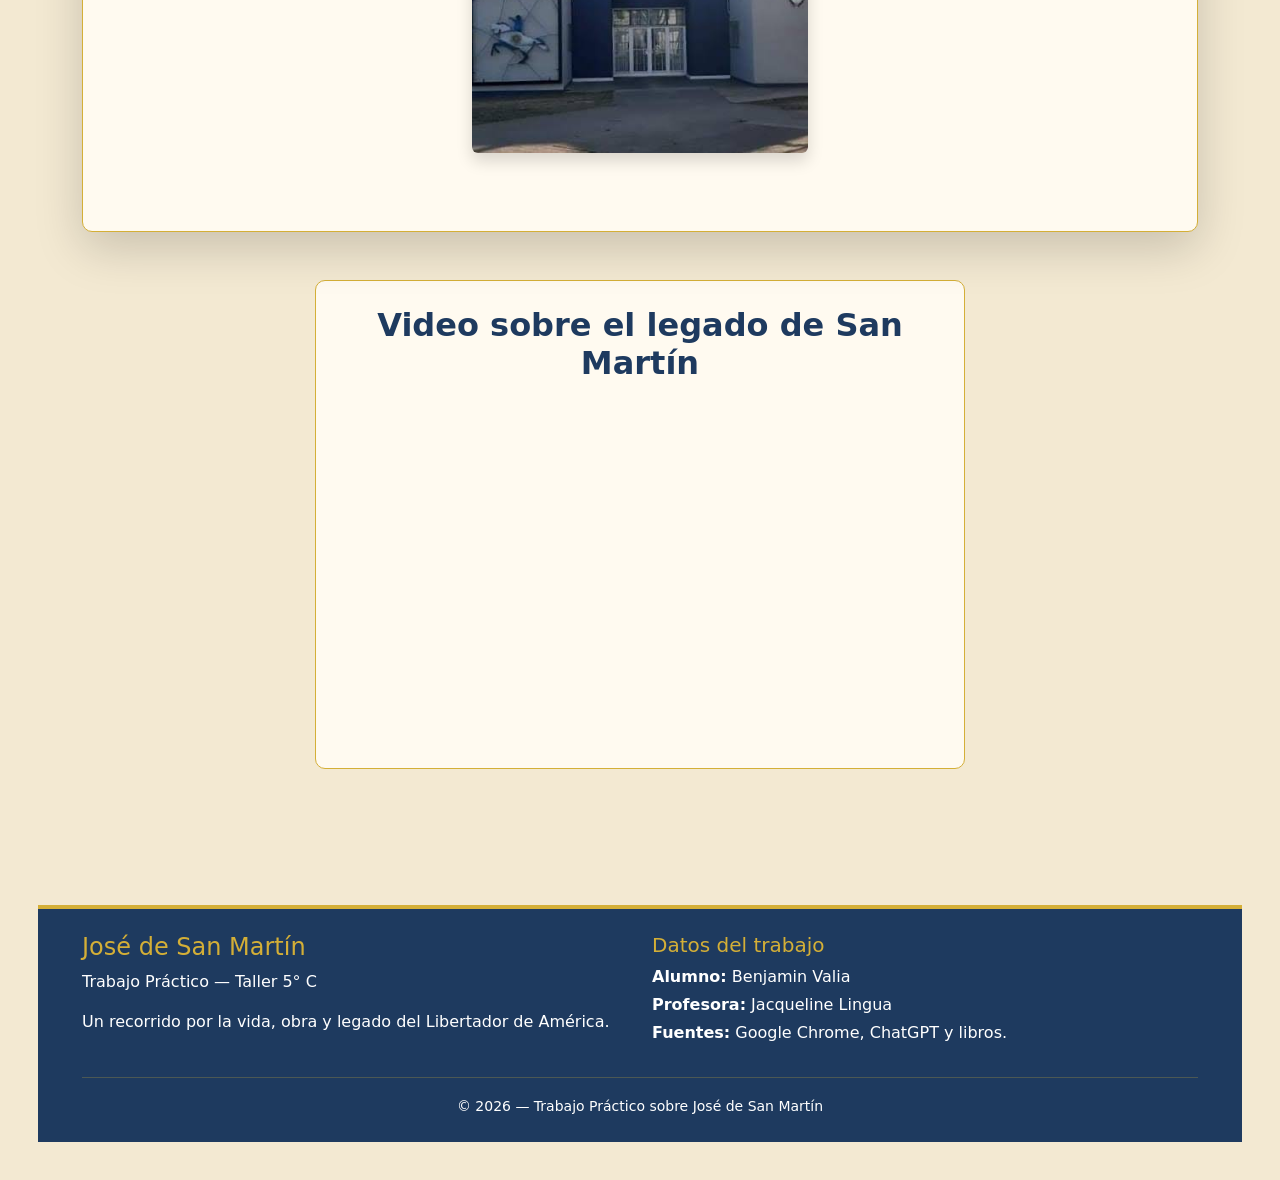
<file: legado.html>
<!DOCTYPE html>
<html lang="en">
<head>
    <meta charset="UTF-8">
    <meta name="viewport" content="width=device-width, initial-scale=1.0">
    <title>Legado</title>
    <link href="https://cdn.jsdelivr.net/npm/bootstrap@5.3.8/dist/css/bootstrap.min.css" rel="stylesheet">

    <script src="https://cdn.jsdelivr.net/npm/bootstrap@5.3.8/dist/js/bootstrap.bundle.min.js"></script>

    <link rel="stylesheet" href="legado.css">
</head>

<body>

<header>
    <h1>Legado de José de San Martín</h1>
</header>

<nav class="navbar navbar-expand-lg">
    <div class="container-fluid">

        <a class="navbar-brand" href="index.html">San Martín</a>

        <button class="navbar-toggler" type="button"
            data-bs-toggle="collapse"
            data-bs-target="#navbarSupportedContent"
            aria-controls="navbarSupportedContent"
            aria-expanded="false"
            aria-label="Abrir navegación">

            <span class="navbar-toggler-icon"></span>

        </button>

        <div class="collapse navbar-collapse" id="navbarSupportedContent">

            <ul class="navbar-nav me-auto mb-2 mb-lg-0">

                <li class="nav-item">
                    <a class="nav-link" href="index.html">Inicio</a>
                </li>

                <li class="nav-item">
                    <a class="nav-link" href="efemerides.html">Efemérides</a>
                </li>

                <li class="nav-item">
                    <a class="nav-link" href="vida.html">Biografía</a>
                </li>

                <li class="nav-item">
                    <a class="nav-link active" href="legado.html">Legado</a>
                </li>

                <li class="nav-item dropdown">

                    <a class="nav-link dropdown-toggle"
                        href="#"
                        role="button"
                        data-bs-toggle="dropdown"
                        aria-expanded="false">
                        Conocer más
                    </a>

                    <ul class="dropdown-menu">

                        <li>
                            <a class="dropdown-item" href="datos.html">
                                Curiosidades
                            </a>
                        </li>

                        <li>
                            <a class="dropdown-item" href="frases.html">
                                Frases célebres
                            </a>
                        </li>

                    </ul>

                </li>

            </ul>

        </div>
    </div>
</nav>

<main class="container py-5">

    <div class="card shadow-lg legado-card">

        <div class="card-body p-4 p-md-5">

            <h2 class="text-center mb-4">
                El legado de José de San Martín
            </h2>

            <p>
                El legado de José de San Martín es muy importante para la historia,
                la cultura y la sociedad argentina y latinoamericana. Su principal
                aporte fue su participación en las luchas por la independencia de
                Argentina, Chile y Perú, contribuyendo a la liberación de gran parte
                de América del Sur del dominio español.
            </p>

            <hr>

            <h3>Importancia histórica</h3>

            <p>
                En el aspecto histórico, San Martín es reconocido como uno de los
                principales líderes de la independencia sudamericana. Su estrategia
                militar, especialmente el Cruce de los Andes, fue fundamental para
                llevar adelante la campaña libertadora de Chile y posteriormente
                del Perú.
            </p>

            <hr>

            <h3>Importancia cultural</h3>

            <p>
                En el aspecto cultural, San Martín se convirtió en una de las figuras
                más representativas de la identidad argentina. Su imagen aparece en
                monumentos, plazas, calles, escuelas, museos y diferentes instituciones.
                Además, su vida y sus acciones son estudiadas en las escuelas como
                parte fundamental de la historia nacional.
            </p>

            <hr>

            <h3>Importancia social</h3>

            <p>
                En el aspecto social, se destaca su compromiso con la libertad y la
                independencia de los pueblos. También es recordado por su carácter
                austero, su disciplina y por priorizar la causa independentista por
                encima de sus intereses personales.
            </p>

            <hr>

            <h3>Su legado en la actualidad</h3>

            <p>
                Actualmente, su legado continúa presente en actos escolares y patrios,
                homenajes, monumentos y espacios públicos. Cada 17 de agosto, en
                Argentina, se conmemora el Paso a la Inmortalidad del General José
                de San Martín, manteniendo viva su importancia histórica y su figura
                como uno de los grandes próceres de la independencia.
            </p>

            <hr>

            <h3>Escuelas</h3>

            <p>Nuestra escuela EETP 669 General Jose de San Martin tiene el orgullo de llevar el nombre del general en honor a el
                así como muchas otras en forma de reconocimiento al padre de la patria
            </p>
                <div class="text-center mt-4">
                    <img src="imagenes/escuela.jpg" class="img-fluid rounded shadow" alt="escuela" width="35%">
                </div>
        </div>
        
    </div>

    <div class="video mt-5">

        <h2 class="text-center mb-4">
            Video sobre el legado de San Martín
        </h2>

        <div class="ratio ratio-16x9">
            <iframe
                src="https://www.youtube.com/embed/RkbVNfBD0p8"
                title="Aquí se habla sobre el legado de San Martín"
                allowfullscreen>
            </iframe>
        </div>

    </div>

</main>

<footer class="footer mt-5">

    <div class="container py-4">

        <div class="row text-center text-md-start">

            <div class="col-md-6 mb-3">

                <h4>José de San Martín</h4>

                <p>
                    Trabajo Práctico — Taller 5° C
                </p>

                <p class="mb-0">
                    Un recorrido por la vida, obra y legado
                    del Libertador de América.
                </p>

            </div>

            <div class="col-md-6 mb-3">

                <h5>Datos del trabajo</h5>

                <p class="mb-1">
                    <strong>Alumno:</strong> Benjamin Valia
                </p>

                <p class="mb-1">
                    <strong>Profesora:</strong> Jacqueline Lingua
                </p>

                <p class="mb-0">
                    <strong>Fuentes:</strong> Google Chrome, ChatGPT y libros.
                </p>

            </div>

        </div>

        <hr>

        <div class="text-center">

            <small>
                © 2026 — Trabajo Práctico sobre José de San Martín
            </small>

        </div>

    </div>

</footer>

</body>
</html>
</file>
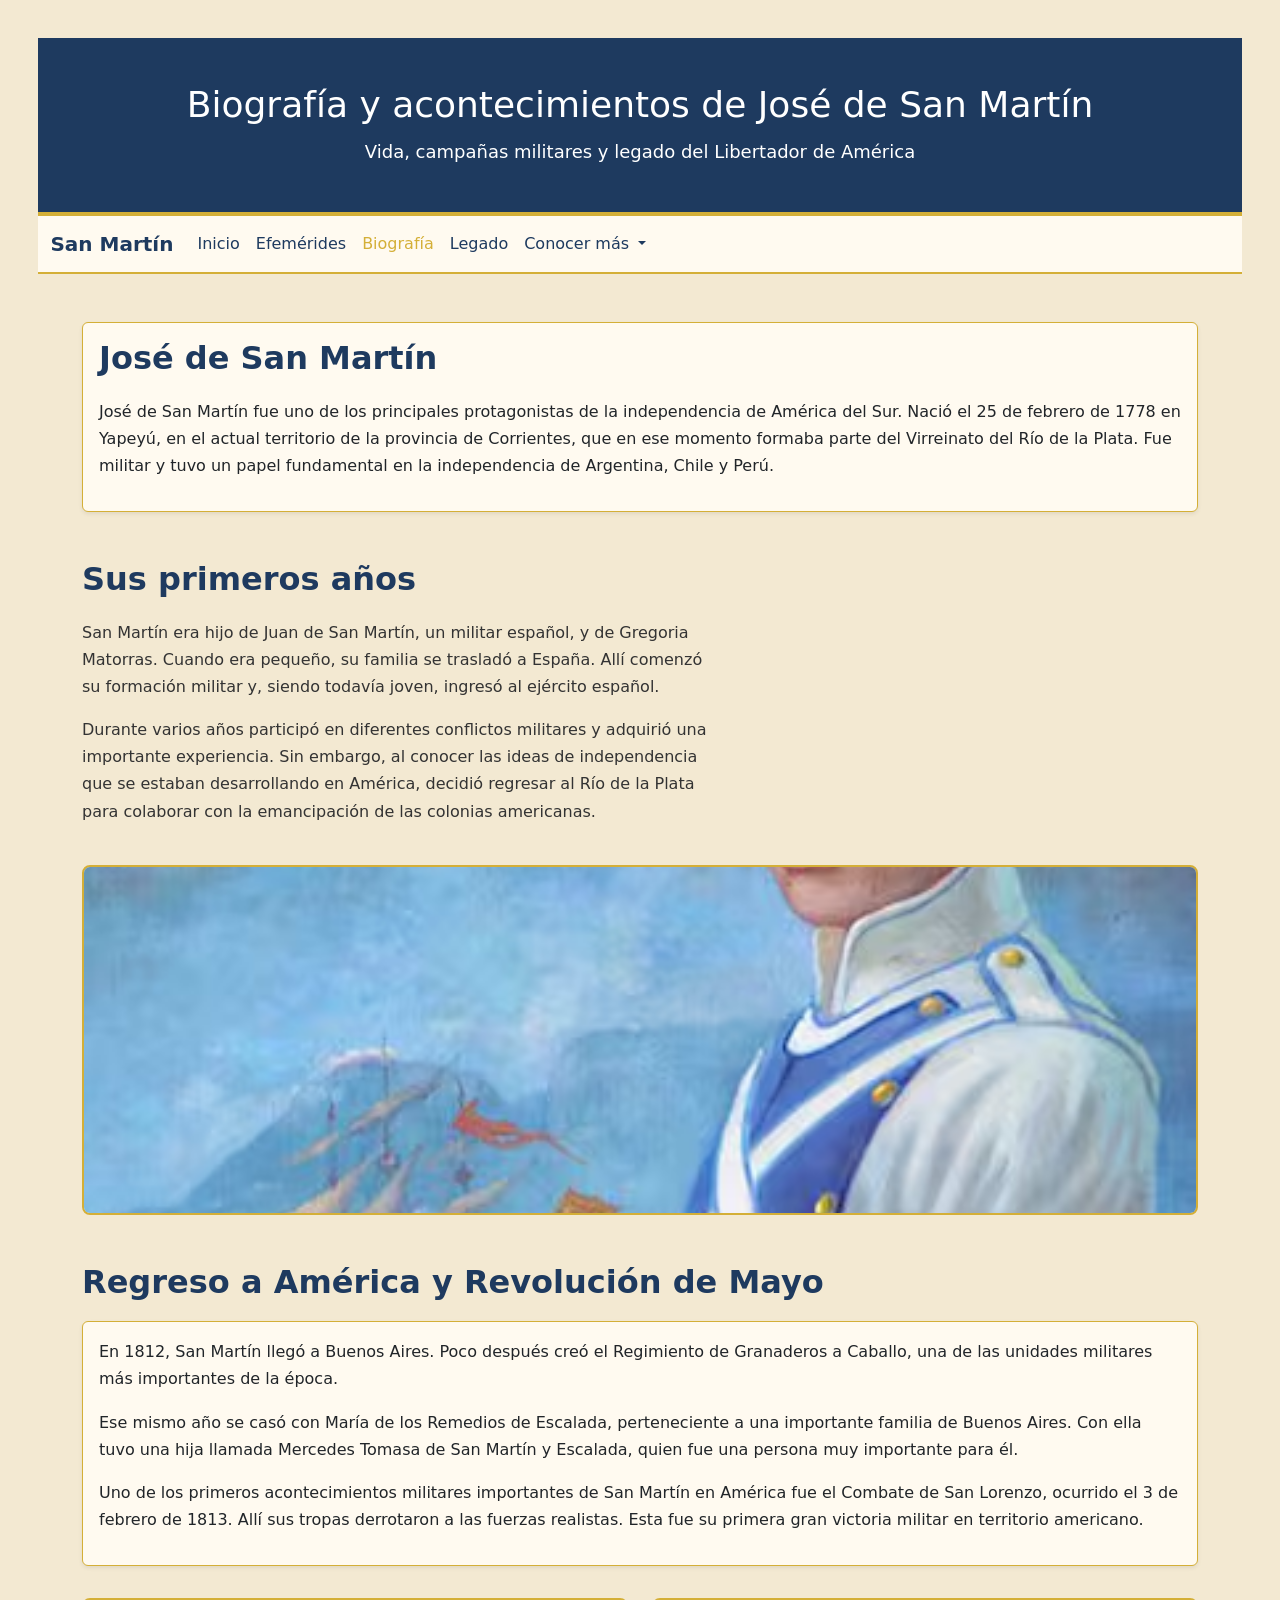
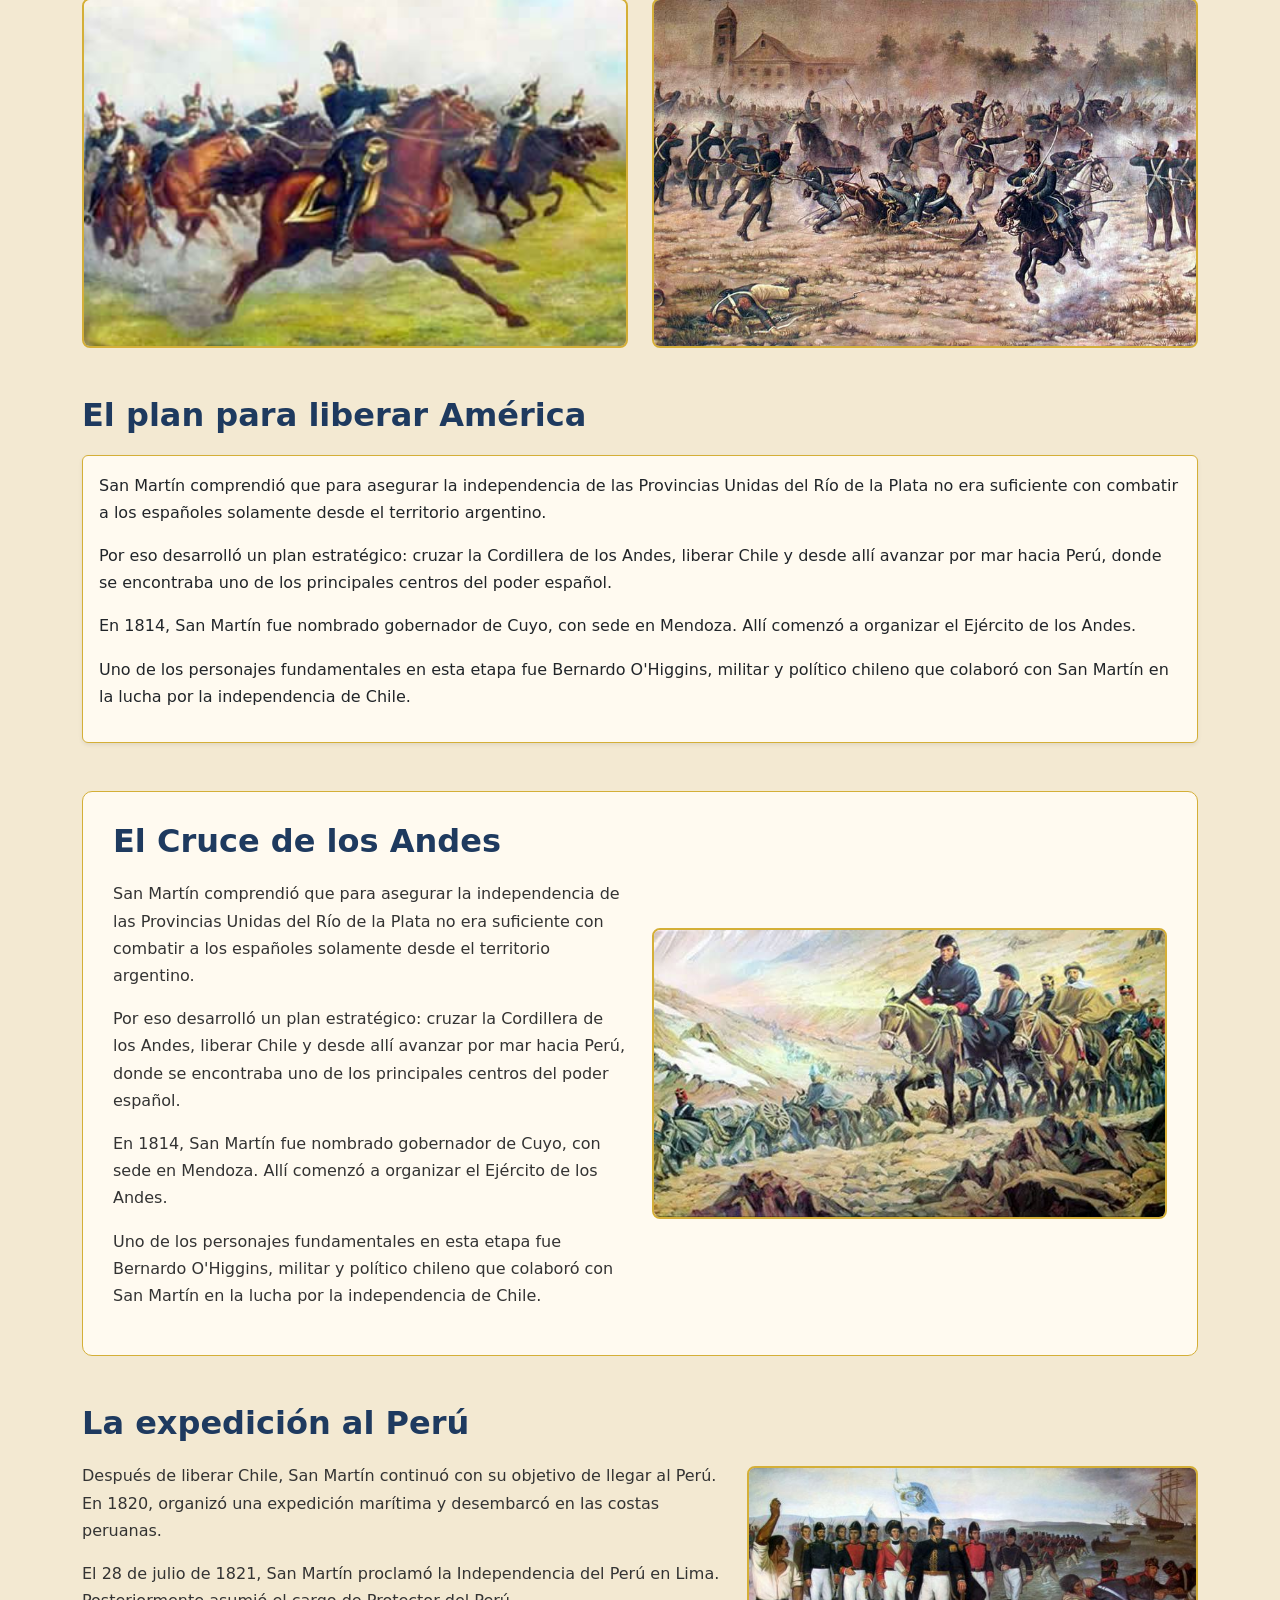
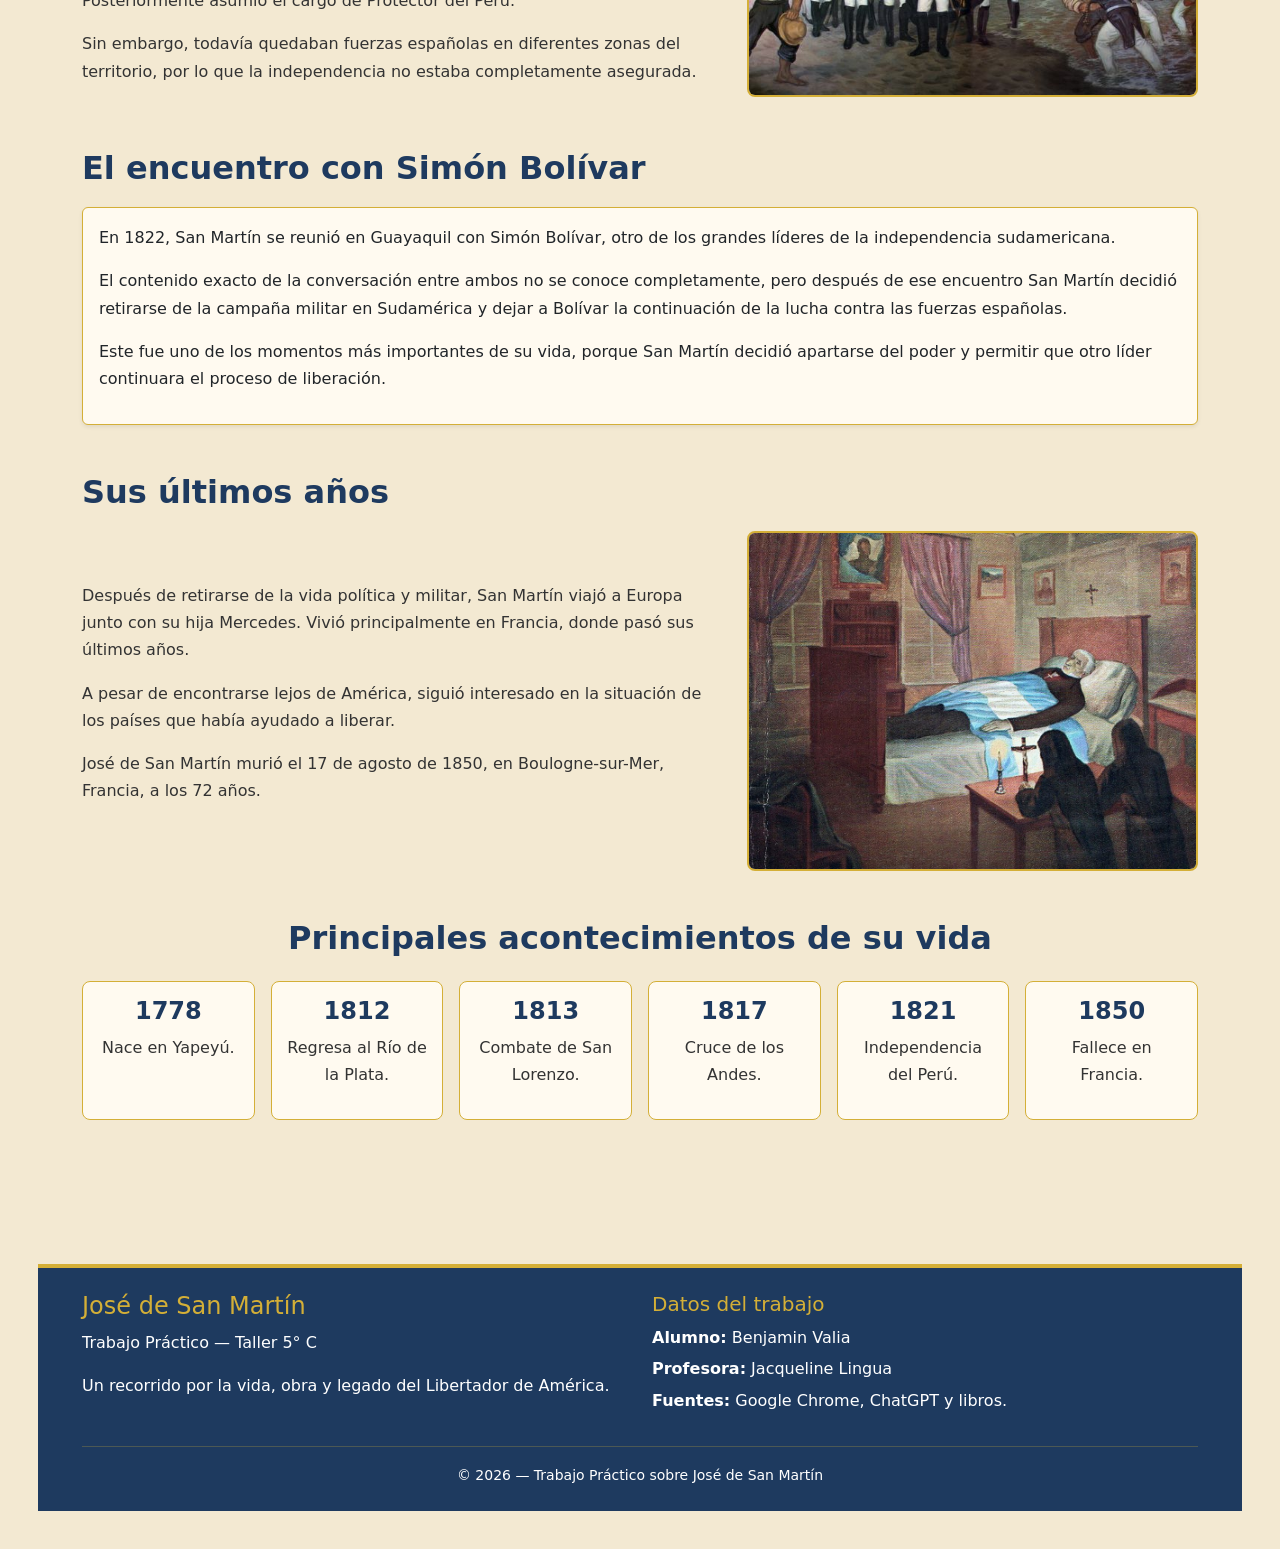
<file: vida.html>
<!DOCTYPE html>
<html lang="en">

<head>
    <meta charset="UTF-8">
    <meta name="viewport" content="width=device-width, initial-scale=1.0">
    <title>Biografia</title>

    <link href="https://cdn.jsdelivr.net/npm/bootstrap@5.3.8/dist/css/bootstrap.min.css" rel="stylesheet" integrity="sha384-sRIl4kxILFvY47J16cr9ZwB07vP4J8+LH7qKQnuqkuIAvNWLzeN8tE5YBujZqJLB" crossorigin="anonymous">

    <script src="https://cdn.jsdelivr.net/npm/bootstrap@5.3.8/dist/js/bootstrap.bundle.min.js" integrity="sha384-FKyoEForCGlyvwx9Hj09JcYn3nv7wiPVlz7YYwJrWVcXK/BmnVDxM+D2scQbITxI" crossorigin="anonymous"></script>

    <link rel="stylesheet" href="vida.css">
</head>

<body>

<header class="header-biografia">
    <div class="container">
        <h1>Biografía y acontecimientos de José de San Martín</h1>
        <p>Vida, campañas militares y legado del Libertador de América</p>
    </div>
</header>


<nav class="navbar navbar-expand-lg">

    <div class="container-fluid">

        <a class="navbar-brand" href="index.html">San Martín</a>

        <button class="navbar-toggler" type="button"
            data-bs-toggle="collapse"
            data-bs-target="#navbarSupportedContent"
            aria-controls="navbarSupportedContent"
            aria-expanded="false"
            aria-label="Abrir navegación">

            <span class="navbar-toggler-icon"></span>

        </button>

        <div class="collapse navbar-collapse" id="navbarSupportedContent">

            <ul class="navbar-nav me-auto mb-2 mb-lg-0">

                <li class="nav-item">
                    <a class="nav-link" href="index.html">Inicio</a>
                </li>

                <li class="nav-item">
                    <a class="nav-link" href="efemerides.html">Efemérides</a>
                </li>

                <li class="nav-item">
                    <a class="nav-link active" href="vida.html">Biografía</a>
                </li>

                <li class="nav-item">
                    <a class="nav-link" href="legado.html">Legado</a>
                </li>

                <li class="nav-item dropdown">

                    <a class="nav-link dropdown-toggle"
                        href="#"
                        role="button"
                        data-bs-toggle="dropdown"
                        aria-expanded="false">

                        Conocer más

                    </a>

                    <ul class="dropdown-menu">

                        <li>
                            <a class="dropdown-item" href="datos.html">
                                Curiosidades
                            </a>
                        </li>

                        <li>
                            <a class="dropdown-item" href="frases.html">
                                Frases célebres
                            </a>
                        </li>

                    </ul>

                </li>

            </ul>

        </div>

    </div>

</nav>


<main class="container py-5">

    <section class="introduccion mb-5">

        <div class="card shadow-sm">

            <div class="card-body">

                <h2>José de San Martín</h2>

                <p>
                    José de San Martín fue uno de los principales protagonistas de la
                    independencia de América del Sur. Nació el 25 de febrero de 1778
                    en Yapeyú, en el actual territorio de la provincia de Corrientes,
                    que en ese momento formaba parte del Virreinato del Río de la Plata.
                    Fue militar y tuvo un papel fundamental en la independencia de
                    Argentina, Chile y Perú.
                </p>

            </div>

        </div>

    </section>


    <section class="biografia-section mb-5">

        <div class="row align-items-center g-4">

            <div class="col-md-7">

                <h2>Sus primeros años</h2>

                <p>
                    San Martín era hijo de Juan de San Martín, un militar español,
                    y de Gregoria Matorras. Cuando era pequeño, su familia se trasladó
                    a España. Allí comenzó su formación militar y, siendo todavía joven,
                    ingresó al ejército español.
                </p>

                <p>
                    Durante varios años participó en diferentes conflictos militares
                    y adquirió una importante experiencia. Sin embargo, al conocer las
                    ideas de independencia que se estaban desarrollando en América,
                    decidió regresar al Río de la Plata para colaborar con la
                    emancipación de las colonias americanas.
                </p>

            </div>


                <div class="imagen">

                    <img src="imagenes/joven.avif" alt="José de San Martín durante su juventud">

                </div>

        </div>

    </section>


    <section class="biografia-section mb-5">

        <h2>Regreso a América y Revolución de Mayo</h2>

        <div class="card shadow-sm">

            <div class="card-body">

                <p>
                    En 1812, San Martín llegó a Buenos Aires. Poco después creó el
                    Regimiento de Granaderos a Caballo, una de las unidades militares
                    más importantes de la época.
                </p>

                <p>
                    Ese mismo año se casó con María de los Remedios de Escalada,
                    perteneciente a una importante familia de Buenos Aires. Con ella
                    tuvo una hija llamada Mercedes Tomasa de San Martín y Escalada,
                    quien fue una persona muy importante para él.
                </p>

                <p>
                    Uno de los primeros acontecimientos militares importantes de
                    San Martín en América fue el Combate de San Lorenzo, ocurrido
                    el 3 de febrero de 1813. Allí sus tropas derrotaron a las fuerzas
                    realistas. Esta fue su primera gran victoria militar en territorio
                    americano.
                </p>

            </div>

        </div>


        <div class="row g-4 mt-2">

            <div class="col-md-6">

                <div class="imagen">

                    <img src="imagenes/granaderos.png" alt="Granaderos a Caballo">

                </div>

            </div>

            <div class="col-md-6">

                <div class="imagen">

                    <img src="imagenes/San_Lorenzo.jpg" alt="Combate de San Lorenzo">

                </div>

            </div>

        </div>

    </section>


    <section class="biografia-section mb-5">

        <h2>El plan para liberar América</h2>

        <div class="card shadow-sm">

            <div class="card-body">

                <p>
                    San Martín comprendió que para asegurar la independencia de las
                    Provincias Unidas del Río de la Plata no era suficiente con combatir
                    a los españoles solamente desde el territorio argentino.
                </p>

                <p>
                    Por eso desarrolló un plan estratégico: cruzar la Cordillera de los
                    Andes, liberar Chile y desde allí avanzar por mar hacia Perú, donde
                    se encontraba uno de los principales centros del poder español.
                </p>

                <p>
                    En 1814, San Martín fue nombrado gobernador de Cuyo, con sede en
                    Mendoza. Allí comenzó a organizar el Ejército de los Andes.
                </p>

                <p>
                    Uno de los personajes fundamentales en esta etapa fue Bernardo
                    O'Higgins, militar y político chileno que colaboró con San Martín
                    en la lucha por la independencia de Chile.
                </p>

            </div>

        </div>

    </section>


    <section class="cruce mb-5">

        <div class="row align-items-center g-4">

            <div class="col-md-6">

                <h2>El Cruce de los Andes</h2>

                <p>
                    San Martín comprendió que para asegurar la independencia de las
                    Provincias Unidas del Río de la Plata no era suficiente con combatir
                    a los españoles solamente desde el territorio argentino.
                </p>

                <p>
                    Por eso desarrolló un plan estratégico: cruzar la Cordillera de los
                    Andes, liberar Chile y desde allí avanzar por mar hacia Perú, donde
                    se encontraba uno de los principales centros del poder español.
                </p>

                <p>
                    En 1814, San Martín fue nombrado gobernador de Cuyo, con sede en
                    Mendoza. Allí comenzó a organizar el Ejército de los Andes.
                </p>

                <p>
                    Uno de los personajes fundamentales en esta etapa fue Bernardo
                    O'Higgins, militar y político chileno que colaboró con San Martín
                    en la lucha por la independencia de Chile.
                </p>

            </div>

            <div class="col-md-6">

                <div class="imagen">

                    <img src="imagenes/andes.jpg" alt="Cruce de los Andes">

                </div>

            </div>

        </div>

    </section>


    <section class="biografia-section mb-5">

        <h2>La expedición al Perú</h2>

        <div class="row align-items-center g-4">

            <div class="col-md-7">

                <p>
                    Después de liberar Chile, San Martín continuó con su objetivo de
                    llegar al Perú. En 1820, organizó una expedición marítima y
                    desembarcó en las costas peruanas.
                </p>

                <p>
                    El 28 de julio de 1821, San Martín proclamó la Independencia
                    del Perú en Lima. Posteriormente asumió el cargo de Protector
                    del Perú.
                </p>

                <p>
                    Sin embargo, todavía quedaban fuerzas españolas en diferentes
                    zonas del territorio, por lo que la independencia no estaba
                    completamente asegurada.
                </p>

            </div>

            <div class="col-md-5">

                <div class="imagen">

                    <img src="imagenes/peru.jpg" alt="San Martín y la expedición al Perú">

                </div>

            </div>

        </div>

    </section>


    <section class="biografia-section mb-5">

        <h2>El encuentro con Simón Bolívar</h2>

        <div class="card shadow-sm">

            <div class="card-body">

                <p>
                    En 1822, San Martín se reunió en Guayaquil con Simón Bolívar,
                    otro de los grandes líderes de la independencia sudamericana.
                </p>

                <p>
                    El contenido exacto de la conversación entre ambos no se conoce
                    completamente, pero después de ese encuentro San Martín decidió
                    retirarse de la campaña militar en Sudamérica y dejar a Bolívar
                    la continuación de la lucha contra las fuerzas españolas.
                </p>

                <p>
                    Este fue uno de los momentos más importantes de su vida, porque
                    San Martín decidió apartarse del poder y permitir que otro líder
                    continuara el proceso de liberación.
                </p>

            </div>

        </div>

    </section>


    <section class="biografia-section mb-5">

        <h2>Sus últimos años</h2>

        <div class="row align-items-center g-4">

            <div class="col-md-7">

                <p>
                    Después de retirarse de la vida política y militar, San Martín
                    viajó a Europa junto con su hija Mercedes. Vivió principalmente
                    en Francia, donde pasó sus últimos años.
                </p>

                <p>
                    A pesar de encontrarse lejos de América, siguió interesado en
                    la situación de los países que había ayudado a liberar.
                </p>

                <p>
                    José de San Martín murió el 17 de agosto de 1850, en
                    Boulogne-sur-Mer, Francia, a los 72 años.
                </p>

            </div>

            <div class="col-md-5">

                <div class="imagen">

                    <img src="imagenes/muerte.jpg" alt="Últimos años de José de San Martín">

                </div>

            </div>

        </div>

    </section>


    <section class="timeline mb-5">

        <h2 class="text-center mb-4">Principales acontecimientos de su vida</h2>

        <div class="row g-3">

            <div class="col-md">

                <div class="timeline-card">
                    <h4>1778</h4>
                    <p>Nace en Yapeyú.</p>
                </div>

            </div>

            <div class="col-md">

                <div class="timeline-card">
                    <h4>1812</h4>
                    <p>Regresa al Río de la Plata.</p>
                </div>

            </div>

            <div class="col-md">

                <div class="timeline-card">
                    <h4>1813</h4>
                    <p>Combate de San Lorenzo.</p>
                </div>

            </div>

            <div class="col-md">

                <div class="timeline-card">
                    <h4>1817</h4>
                    <p>Cruce de los Andes.</p>
                </div>

            </div>

            <div class="col-md">

                <div class="timeline-card">
                    <h4>1821</h4>
                    <p>Independencia del Perú.</p>
                </div>

            </div>

            <div class="col-md">

                <div class="timeline-card">
                    <h4>1850</h4>
                    <p>Fallece en Francia.</p>
                </div>

            </div>

        </div>

    </section>

</main>


<footer class="footer mt-5">

    <div class="container py-4">

        <div class="row text-center text-md-start">

            <div class="col-md-6 mb-3">

                <h4>José de San Martín</h4>

                <p>
                    Trabajo Práctico — Taller 5° C
                </p>

                <p class="mb-0">
                    Un recorrido por la vida, obra y legado
                    del Libertador de América.
                </p>

            </div>

            <div class="col-md-6 mb-3">

                <h5>Datos del trabajo</h5>

                <p class="mb-1">
                    <strong>Alumno:</strong> Benjamin Valia
                </p>

                <p class="mb-1">
                    <strong>Profesora:</strong> Jacqueline Lingua
                </p>

                <p class="mb-0">
                    <strong>Fuentes:</strong> Google Chrome, ChatGPT y libros.
                </p>

            </div>

        </div>

        <hr>

        <div class="text-center">

            <small>
                © 2026 — Trabajo Práctico sobre José de San Martín
            </small>

        </div>

    </div>

</footer>

</body>
</html>
</file>
<file: index.css>
.carousel {
    max-width: 1000px;
    margin: 40px auto;
    border: 2px solid #D4AF37;
    border-radius: 10px;
    overflow: hidden;
}
.carousel img {
    height: 450px;
    object-fit: cover;
}
.carousel-caption {
    background-color: rgba(30, 58, 95, 0.8);
    border-radius: 8px;
    padding: 10px;
}
.carousel-caption p {
    color: white;
    text-shadow: 1px 1px 3px #000000;
}
.footer {
    background-color: #1E3A5F;
    color: white;
    border-top: 4px solid #D4AF37;
}

.footer h4,
.footer h5 {
    color: #D4AF37;
}

.footer p {
    margin-bottom: 8px;
}

.footer hr {
    border-color: #D4AF37;
}

.footer small {
    color: #F3E9D2;
}
.efemerides .card {
    background-color: #fffaf0;
    border: 2px solid #D4AF37;
}

.efemerides .card-title {
    color: #1E3A5F;
}

.efemerides .card-text {
    color: #333333;
}
.efemerides .card {
    background-color: #fffaf0;
    border: 2px solid #D4AF37;
}

.efemerides h2,
.efemerides h3 {
    color: #1E3A5F;
}

.efemerides .card-text {
    color: #333333;
}
.procer {
    background-color: #F3E9D2;
}

.procer h2,
.procer h3,
.procer h4,
.procer h5 {
    color: #1E3A5F;
}

.procer .card {
    background-color: #fffaf0;
    border: 2px solid #D4AF37;
    transition: 0.3s;
}

.procer .card:hover {
    transform: translateY(-5px);
}

.procer .alert {
    border-left: 6px solid #D4AF37;
}
.historia {
    background-color: #F3E9D2;
}

.historia h2,
.historia h3 {
    color: #1E3A5F;
}

.historia .card {
    background-color: #fffaf0;
    border: 2px solid #D4AF37;
}

.historia .card-title {
    color: #1E3A5F;
}

.historia .card:hover {
    transform: translateY(-5px);
    transition: 0.3s;
}
.card {
    background-color: #F3E9D2;
    border: 2px solid #D4AF37;
}

.card-title {
    color: #1E3A5F;
}
.navbar {
    background-color: #fffaf0;
    border-bottom: 2px solid #D4AF37;
}

.navbar .navbar-brand {
    color: #1E3A5F;
    font-weight: bold;
}

.navbar .nav-link {
    color: #1E3A5F;
}

.navbar .nav-link:hover {
    color: #D4AF37;
}

.navbar .nav-link.active {
    color: #D4AF37;
}

.navbar .dropdown-menu {
    background-color: #fffaf0;
    border: 1px solid #D4AF37;
}

.navbar .dropdown-item {
    color: #1E3A5F;
}

.navbar .dropdown-item:hover {
    background-color: #F3E9D2;
    color: #D4AF37;
}
h1{
    color: white;
    text-shadow: 2px 2px 5px #12355B;
}
header{
    height: 250px;
    background-image: url("imagenes/bandera.png");
    background-size: cover;
    background-position: center;

    display: flex;
    justify-content: center;
    align-items: center;
}
body{
    background-color: #E8E4DC;
    color: #1E3A5F;
    padding: 3%;
}
</file>
<file: datos.css>
body {
    background-color: #F3E9D2;
    color: #333333;
    padding: 3%;
}

.navbar {
    background-color: #fffaf0;
    border-bottom: 2px solid #D4AF37;
}

.navbar .navbar-brand {
    color: #1E3A5F;
    font-weight: bold;
}

.navbar .nav-link {
    color: #1E3A5F;
}

.navbar .nav-link:hover {
    color: #D4AF37;
}

.navbar .nav-link.active {
    color: #D4AF37;
}

.navbar .dropdown-menu {
    background-color: #fffaf0;
    border: 1px solid #D4AF37;
}

.navbar .dropdown-item {
    color: #1E3A5F;
}

.navbar .dropdown-item:hover {
    background-color: #F3E9D2;
    color: #D4AF37;
}

h2 {
    color: #1E3A5F;
    font-weight: bold;
}

.card {
    background-color: #fffaf0;
    border: 1px solid #D4AF37;
}

.card-text {
    margin-top: 10px;
}

.numero {
    color: #D4AF37;
    font-size: 20px;
    font-weight: bold;
}

.card:hover {
    transform: translateY(-4px);
    transition: 0.3s;
}

.curiosidad-especial {
    border: 2px solid #D4AF37;
}

.curiosidad-especial h3 {
    color: #1E3A5F;
}

.timeline-card {
    background-color: #fffaf0;
    border: 1px solid #D4AF37;
    border-radius: 8px;
    padding: 15px;
    height: 100%;
    text-align: center;
}

.timeline-card h4 {
    color: #1E3A5F;
}

.video {
    width: 100%;
    height: 250px;
    object-fit: cover;
    background-color: #e5dcc7;
}

.footer {
    background-color: #1E3A5F;
    color: white;
    border-top: 4px solid #D4AF37;
}

.footer h4,
.footer h5 {
    color: #D4AF37;
}

.footer hr {
    border-color: #D4AF37;
}
</file>
<file: efemerides.css>
body {
    background-color: #F3E9D2;
    color: #333333;
    padding: 3%;
}

header {
    background-color: #1E3A5F;
    color: white;
    border-bottom: 4px solid #D4AF37;
}

header h1 {
    font-size: 40px;
}

.navbar {
    background-color: #fffaf0;
}

.navbar .nav-link {
    color: #1E3A5F;
}

.navbar .nav-link:hover {
    color: #D4AF37;
}

.navbar .navbar-brand {
    color: #1E3A5F;
    font-weight: bold;
}

h2 {
    color: #1E3A5F;
}

.card {
    background-color: #fffaf0;
    border: 2px solid #D4AF37;
}

.card-title {
    color: #1E3A5F;
}

.card:hover {
    transform: translateY(-4px);
    transition: 0.3s;
}

img {
    max-width: 100%;
}

.footer {
    background-color: #1E3A5F;
    color: white;
    border-top: 4px solid #D4AF37;
}

.footer h4,
.footer h5 {
    color: #D4AF37;
}

.footer hr {
    border-color: #D4AF37;
}

.footer small {
    color: #F3E9D2;
}
</file>
<file: frases.css>
body {
    background-color: #F3E9D2;
    color: #333333;
    padding: 3%;
}

.navbar {
    background-color: #fffaf0 !important;
    border-bottom: 2px solid #D4AF37;
}

.navbar .navbar-brand {
    color: #1E3A5F;
    font-weight: bold;
}

.navbar .nav-link {
    color: #1E3A5F;
}

.navbar .nav-link:hover {
    color: #D4AF37;
}

.navbar .nav-link.active {
    color: #D4AF37;
}

.navbar .dropdown-menu {
    background-color: #fffaf0;
    border: 1px solid #D4AF37;
}

.navbar .dropdown-item {
    color: #1E3A5F;
}

.navbar .dropdown-item:hover {
    background-color: #F3E9D2;
    color: #D4AF37;
}

h2 {
    color: #1E3A5F;
    font-weight: bold;
}

.introduccion {
    max-width: 750px;
    margin: auto;
}

.frase-card {
    background-color: #fffaf0;
    border: 1px solid #D4AF37;
}

.frase-card:hover {
    transform: translateY(-5px);
    transition: 0.3s;
}

.comillas {
    font-size: 50px;
    color: #D4AF37;
    font-weight: bold;
}

.frase {
    font-size: 20px;
    font-style: italic;
    color: #1E3A5F;
    min-height: 70px;
}

.autor {
    text-align: right;
    font-weight: bold;
    color: #555555;
}

.reflexion {
    background-color: #fffaf0;
    border: 2px solid #D4AF37;
}

.reflexion h3 {
    color: #1E3A5F;
}

.footer {
    background-color: #1E3A5F;
    color: white;
    border-top: 4px solid #D4AF37;
}

.footer h4,
.footer h5 {
    color: #D4AF37;
}

.footer hr {
    border-color: #D4AF37;
}
</file>
<file: legado.css>
body {
    background-color: #F3E9D2;
    color: #333333;
    padding: 3%;
}

header {
    background-color: #1E3A5F;
    color: white;
    text-align: center;
    padding: 35px;
    border-bottom: 4px solid #D4AF37;
}

header h1 {
    color: white;
    margin: 0;
}

.navbar {
    background-color: #fffaf0 !important;
    border-bottom: 2px solid #D4AF37;
}

.navbar .navbar-brand {
    color: #1E3A5F;
    font-weight: bold;
}

.navbar .nav-link {
    color: #1E3A5F;
}

.navbar .nav-link:hover {
    color: #D4AF37;
}

.navbar .nav-link.active {
    color: #D4AF37;
}

.navbar .dropdown-menu {
    background-color: #fffaf0;
    border: 1px solid #D4AF37;
}

.navbar .dropdown-item {
    color: #1E3A5F;
}

.navbar .dropdown-item:hover {
    background-color: #F3E9D2;
    color: #D4AF37;
}
main {
    max-width: 1000px;
    margin: 40px auto;
    padding: 0 20px;
}

.legado-card {
    background-color: #fffaf0;
    border: 1px solid #D4AF37;
    border-radius: 10px;
    padding: 30px;
}

.legado-card h2 {
    color: #1E3A5F;
    font-weight: bold;
}

.legado-card p {
    font-size: 18px;
    line-height: 1.7;
    text-align: justify;
}

.video {
    background-color: #fffaf0;
    border: 1px solid #D4AF37;
    border-radius: 10px;
    padding: 25px;
    max-width: 650px;
    margin: 40px auto;
    text-align: center;
}

.video h2 {
    color: #1E3A5F;
    font-weight: bold;
}

.video iframe {
    max-width: 100%;
    border-radius: 8px;
}

.footer {
    background-color: #1E3A5F;
    color: white;
    border-top: 4px solid #D4AF37;
    margin-top: 50px;
}

.footer h4,
.footer h5 {
    color: #D4AF37;
}

.footer hr {
    border-color: #D4AF37;
}
</file>
<file: vida.css>
body {
    background-color: #F3E9D2;
    color: #333333;
    padding: 3%;
}

.header-biografia {
    background-color: #1E3A5F;
    color: white;
    text-align: center;
    padding: 45px 20px;
    border-bottom: 4px solid #D4AF37;
}

.header-biografia h1 {
    font-size: 36px;
    margin-bottom: 10px;
}

.header-biografia p {
    margin: 0;
    font-size: 18px;
}

.navbar {
    background-color: #fffaf0 !important;
    border-bottom: 2px solid #D4AF37;
}

.navbar .navbar-brand {
    color: #1E3A5F;
    font-weight: bold;
}

.navbar .nav-link {
    color: #1E3A5F;
}

.navbar .nav-link:hover {
    color: #D4AF37;
}

.navbar .nav-link.active {
    color: #D4AF37;
}

.navbar .dropdown-menu {
    background-color: #fffaf0;
    border: 1px solid #D4AF37;
}

.navbar .dropdown-item {
    color: #1E3A5F;
}

.navbar .dropdown-item:hover {
    background-color: #F3E9D2;
    color: #D4AF37;
}

h2 {
    color: #1E3A5F;
    font-weight: bold;
    margin-bottom: 20px;
}

p {
    line-height: 1.7;
}

.card {
    background-color: #fffaf0;
    border: 1px solid #D4AF37;
}

.imagen {
    width: 100%;
    text-align: center;
}

.imagen img {
    width: 100%;
    max-height: 350px;
    object-fit: cover;
    border-radius: 8px;
    border: 2px solid #D4AF37;
}

.cruce {
    background-color: #fffaf0;
    padding: 30px;
    border-radius: 10px;
    border: 1px solid #D4AF37;
}

.timeline-card {
    background-color: #fffaf0;
    border: 1px solid #D4AF37;
    border-radius: 8px;
    padding: 15px;
    text-align: center;
    height: 100%;
}

.timeline-card h4 {
    color: #1E3A5F;
    font-weight: bold;
}

.timeline-card:hover {
    transform: translateY(-4px);
    transition: 0.3s;
}

.footer {
    background-color: #1E3A5F;
    color: white;
    border-top: 4px solid #D4AF37;
}

.footer h4,
.footer h5 {
    color: #D4AF37;
}

.footer hr {
    border-color: #D4AF37;
}
</file>
